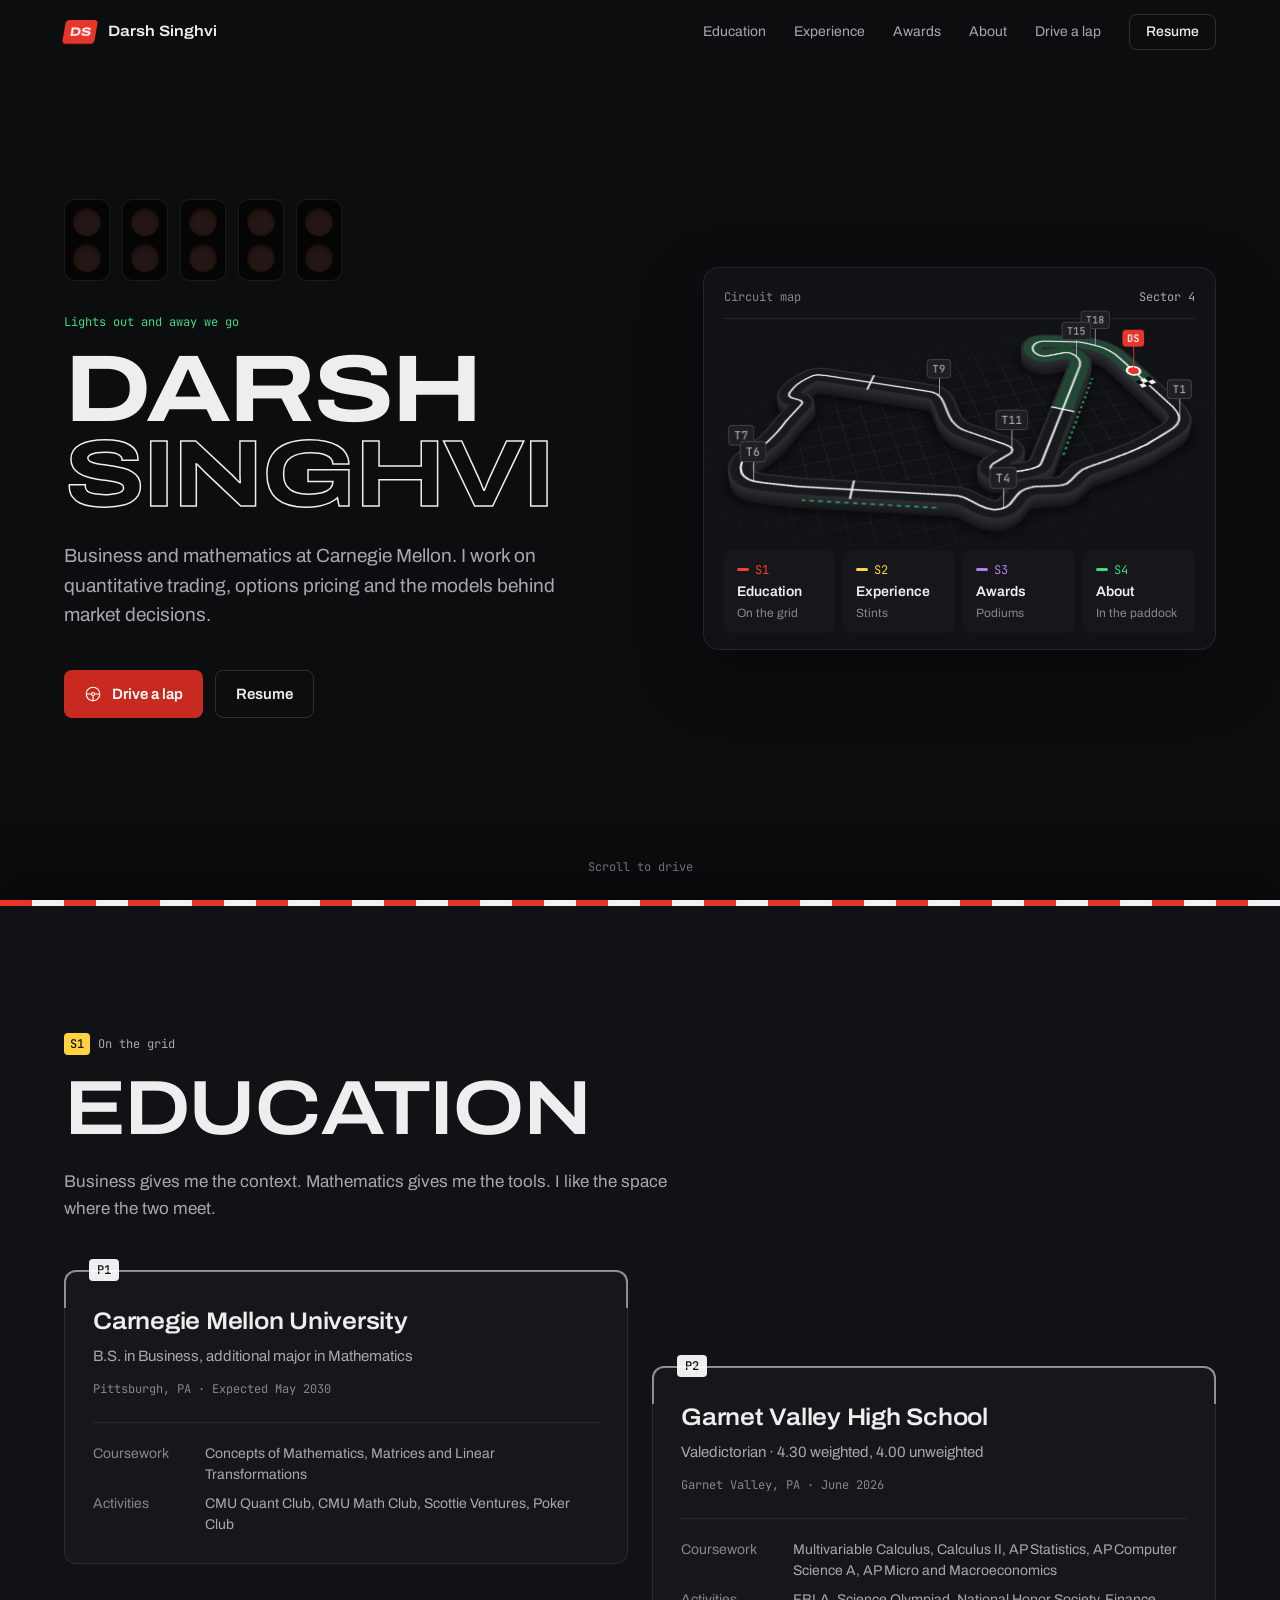
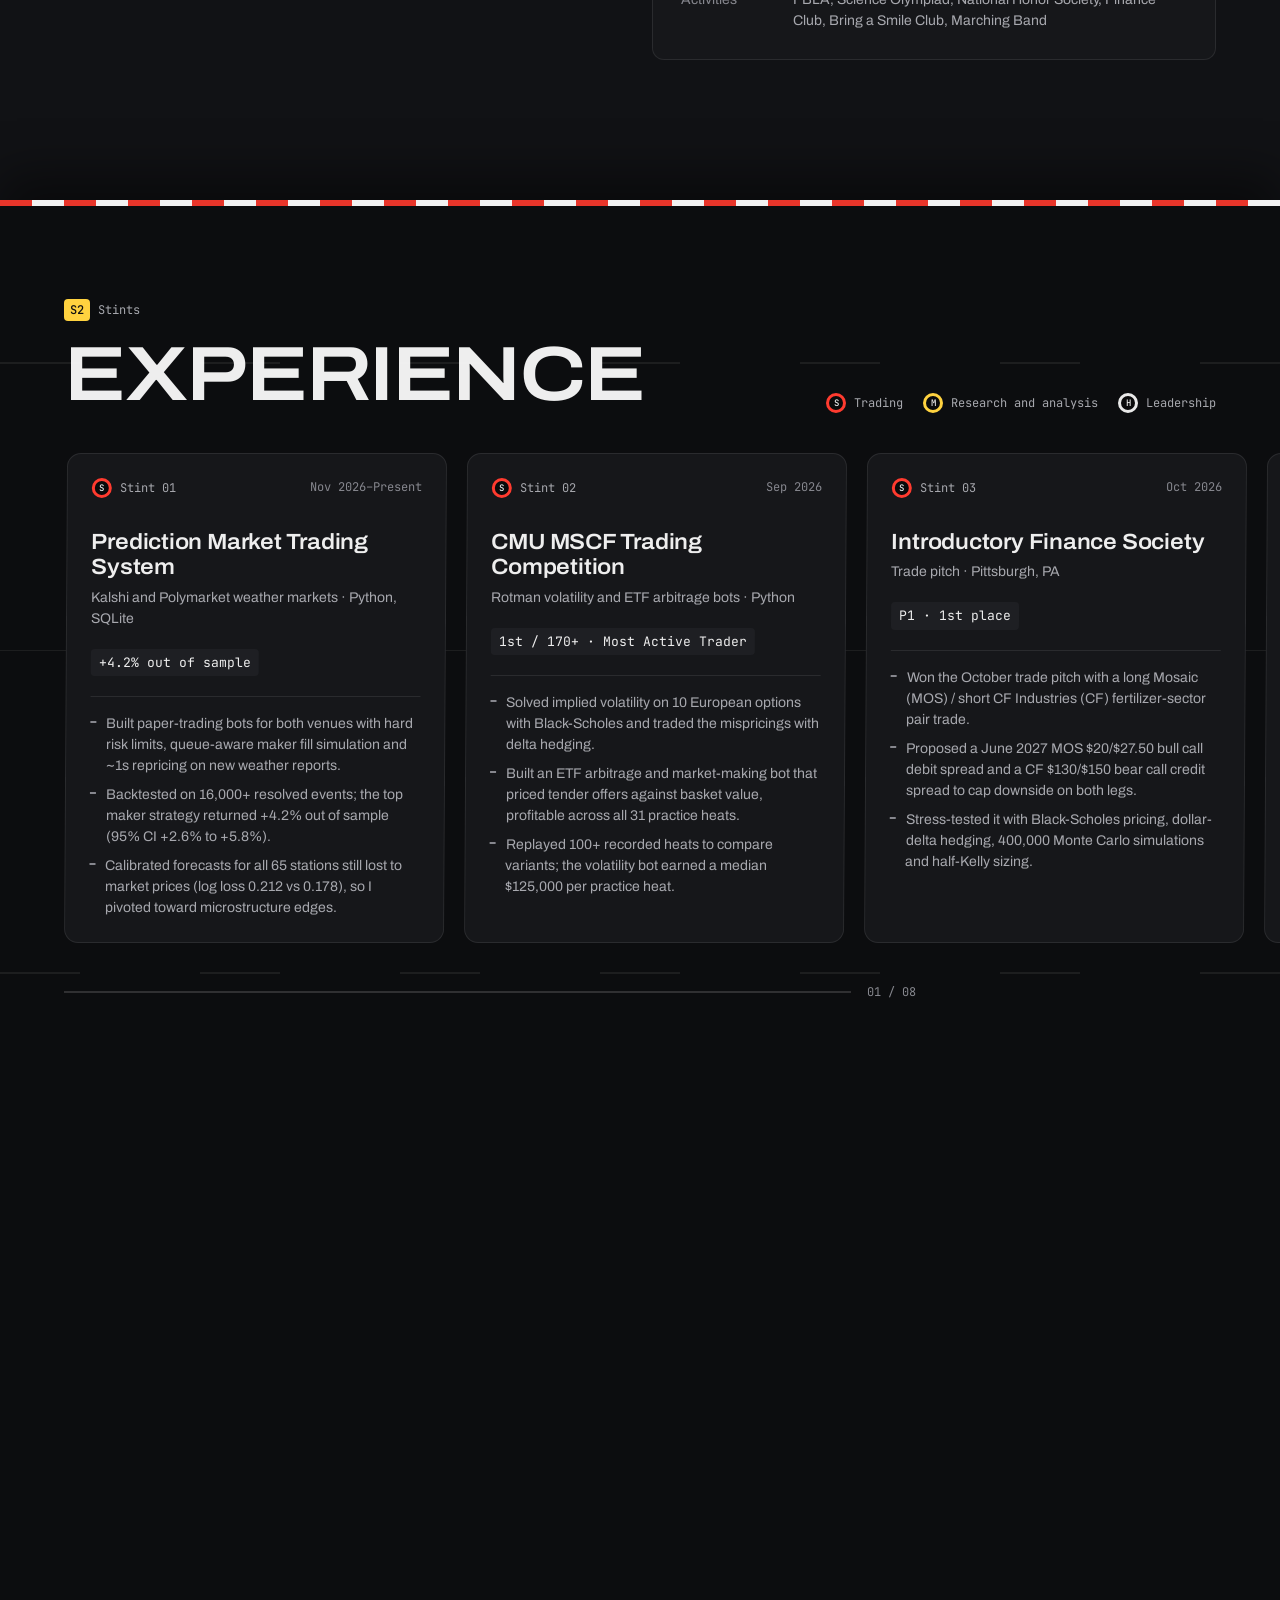
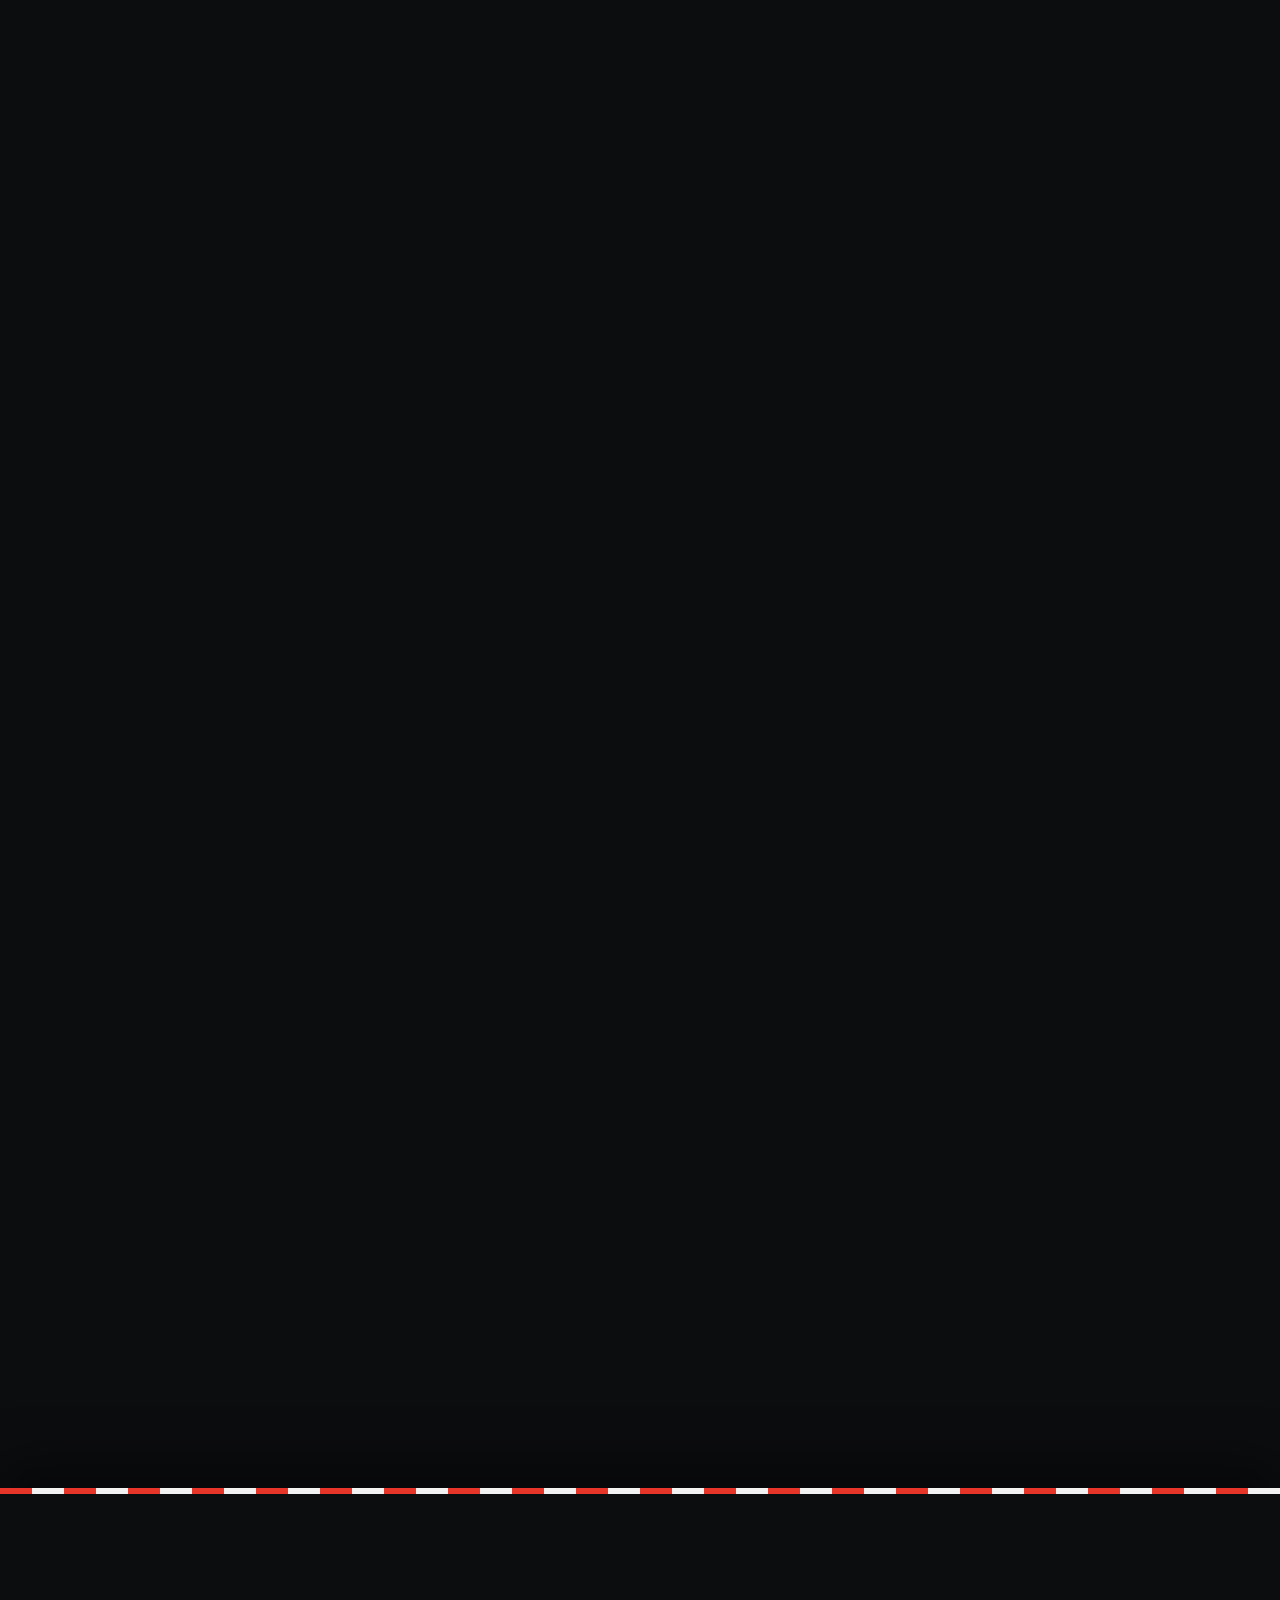
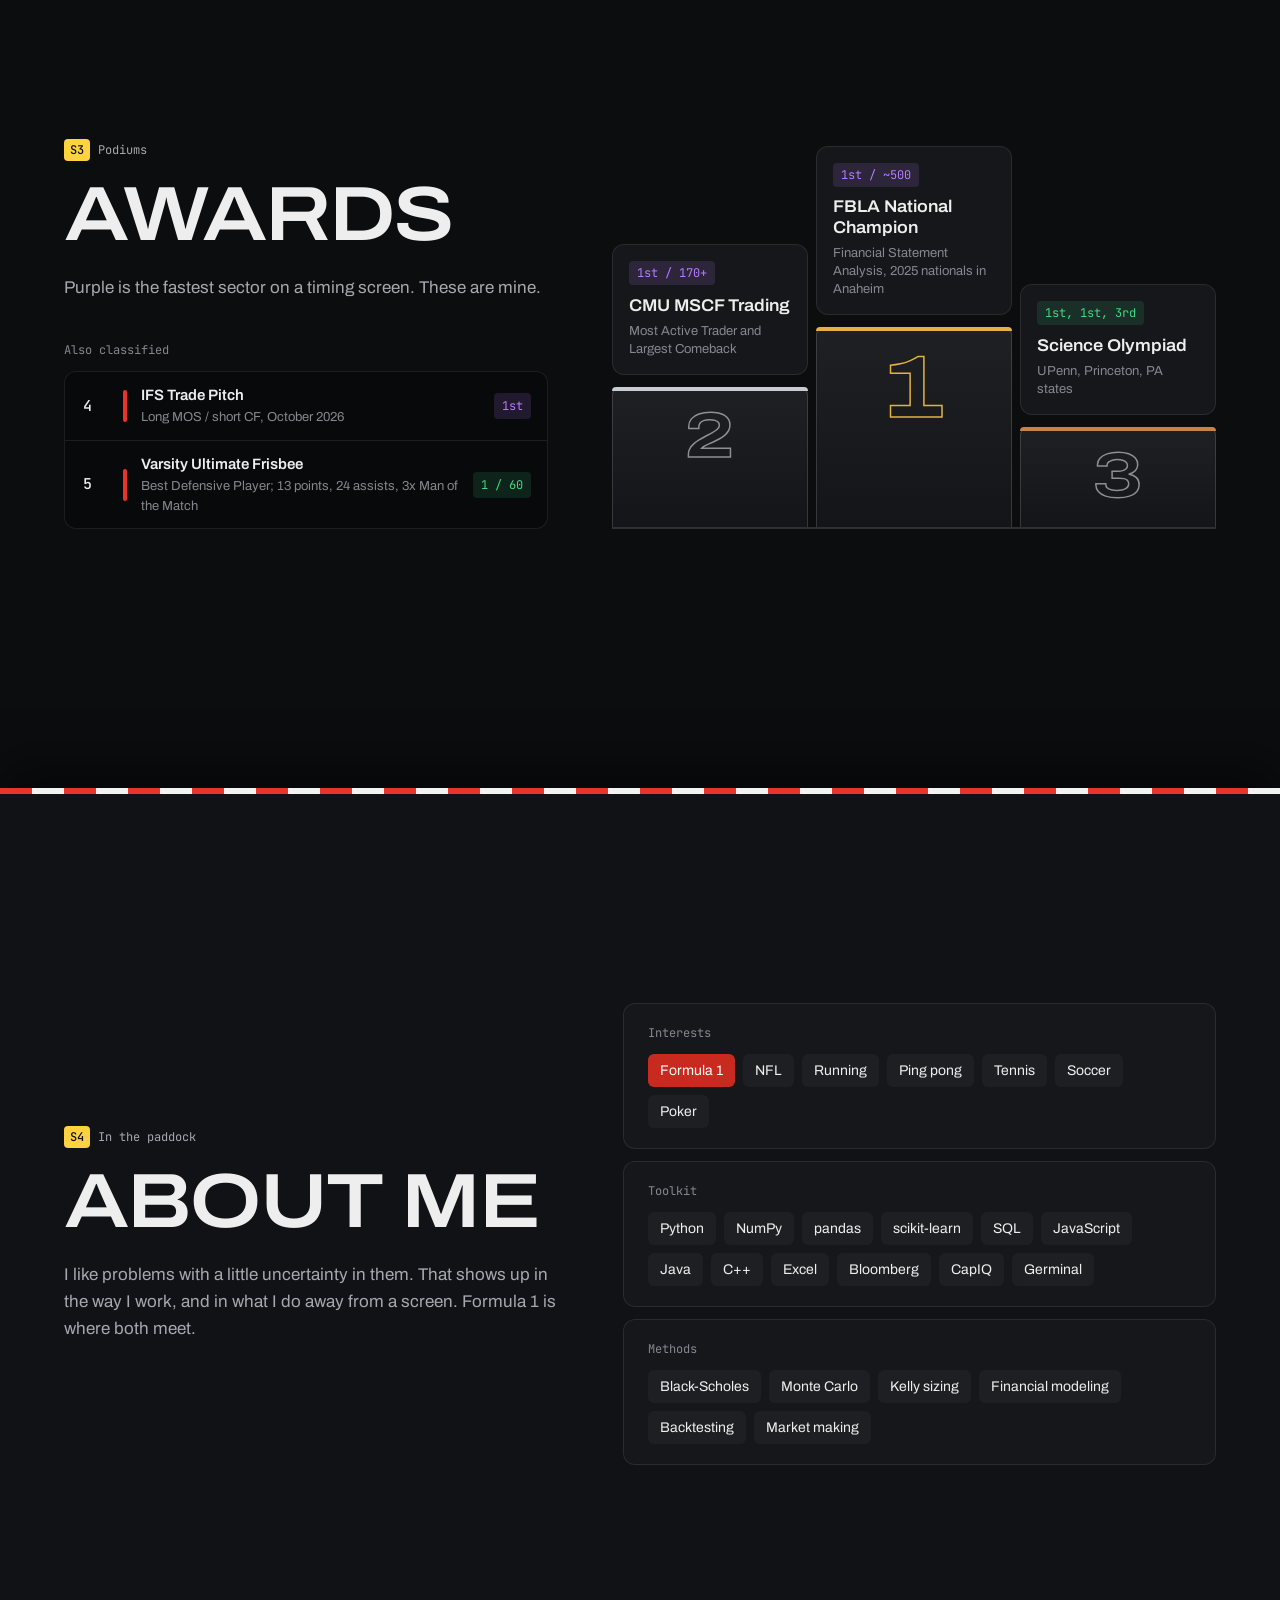
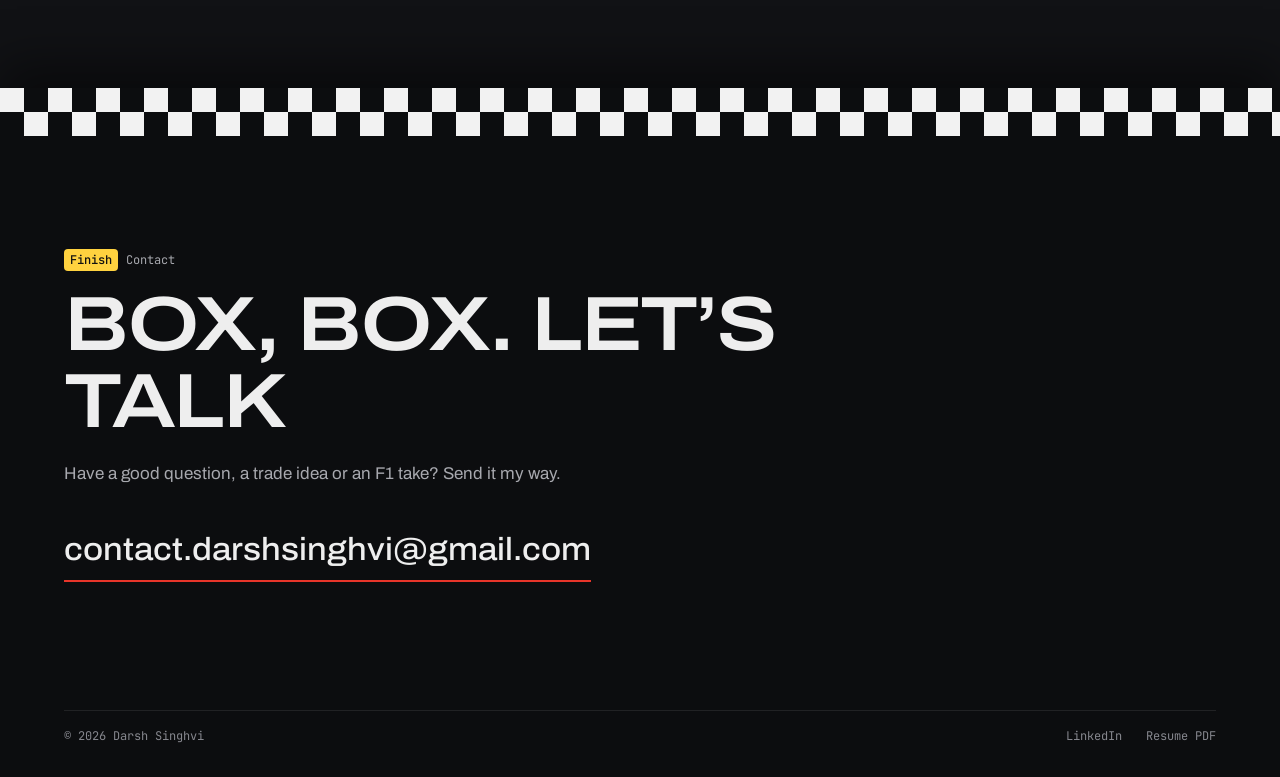
<file: index.html>
<!doctype html>
<html lang="en">
<head>
  <meta charset="utf-8">
  <meta name="viewport" content="width=device-width, initial-scale=1">
  <meta name="description" content="Darsh Singhvi studies business and mathematics at Carnegie Mellon University, with a focus on quantitative trading and markets.">
  <meta name="theme-color" content="#0c0d0f">
  <title>Darsh Singhvi</title>
  <link rel="icon" href="assets/favicon.svg" type="image/svg+xml">
  <link rel="preconnect" href="https://fonts.googleapis.com">
  <link rel="preconnect" href="https://fonts.gstatic.com" crossorigin>
  <link rel="stylesheet" href="https://fonts.googleapis.com/css2?family=Archivo:wdth,wght@62..125,400..700&family=JetBrains+Mono:wght@400;500&display=swap">
  <link rel="stylesheet" href="styles.css?v=race-9">
  <link rel="stylesheet" href="lap/intro.css?v=4">
  <script type="importmap">{ "imports": { "three": "https://cdn.jsdelivr.net/npm/three@0.160.0/build/three.module.js", "three/addons/": "https://cdn.jsdelivr.net/npm/three@0.160.0/examples/jsm/" } }</script>
  <script>
    // Play the intro lap on every load, unless the visitor arrives on a section link or prefers less motion
    (function () {
      var q = new URLSearchParams(location.search);
      // A link with ?lap opens straight into the lap; otherwise the site loads as normal
      if (q.has('lap')) { document.documentElement.classList.add('intro-on'); history.replaceState(null, '', location.pathname + location.hash); }
    })();
  </script>
  <script src="script.js?v=race-9" defer></script>
</head>
<body class="is-starting">
  <div class="intro" id="intro" data-phase="grid" role="region" aria-label="Intro lap of Silverstone">
    <canvas class="i-scene" aria-hidden="true"></canvas>
    <div class="i-top">
      <span class="i-mark"><b>DS</b><span>Darsh Singhvi</span></span>
      <button class="i-skip" type="button">Skip lap <kbd>Esc</kbd></button>
    </div>
    <article class="i-hero on">
      <p class="i-tag mono"><span>Silverstone · 1 lap</span><span class="i-lights" aria-hidden="true"><i></i><i></i><i></i><i></i><i></i></span></p>
      <h1>Darsh<br>Singhvi</h1>
      <p class="i-line">Business and mathematics at Carnegie Mellon. I work on quantitative trading, options pricing and the models behind market decisions.</p>
      <p class="i-hint mono">Five red lights, then one lap</p>
    </article>
    <div class="i-pops" aria-live="polite"></div>
    <div class="i-hud">
      <div class="i-row mono">
        <span class="i-sector"><b>S0</b> <span class="i-section">On the grid</span></span>
        <span class="i-corner"></span>
        <span class="i-speed"><b>0</b> km/h</span>
      </div>
      <div class="i-bar"><i></i><div class="i-marks"></div></div>
    </div>
    <aside class="i-mini" aria-hidden="true"><svg viewBox="0 0 100 100"><path class="i-mini-track"/><circle class="i-mini-car" r="3"/></svg></aside>
    <div class="i-loading mono">Warming up the tyres</div>
  </div>
  <a class="skip-link" href="#main">Skip to content</a>

  <header class="site-header">
    <a class="wordmark" href="#top" aria-label="Darsh Singhvi, home"><span class="wordmark-num">DS</span>Darsh Singhvi</a>
    <nav class="site-nav" id="site-nav" aria-label="Primary navigation">
      <a href="#education">Education</a><a href="#experience">Experience</a><a href="#awards">Awards</a><a href="#about">About</a><a href="?lap=1" class="nav-drive" data-drive>Drive a lap</a>
      <a class="nav-resume" href="assets/Darsh_Singhvi_Resume.pdf" target="_blank" rel="noreferrer">Resume</a>
    </nav>
    <button class="menu-button" type="button" aria-expanded="false" aria-controls="site-nav">Menu</button>
  </header>

  <!-- Lap minimap: the car drives one lap as you scroll the page -->
  <aside class="minimap" aria-hidden="true">
    <svg viewBox="20 30 450 245" class="minimap-svg">
      <path class="track-base" d="M449.0 146.2 L459.4 191.0 L460.0 199.1 L458.8 205.6 L456.7 210.1 L451.8 215.7 L445.8 219.6 L438.1 223.2 L425.0 228.6 L412.1 234.0 L397.5 238.2 L388.4 240.4 L366.0 244.7 L346.7 247.9 L339.3 249.8 L332.7 253.6 L323.6 260.4 L318.3 263.5 L314.1 264.0 L309.0 263.7 L287.6 258.8 L279.4 259.5 L273.7 261.5 L269.1 265.0 L259.6 274.0 L255.0 276.5 L249.3 277.5 L243.9 276.9 L237.5 273.1 L232.4 267.8 L226.6 260.4 L222.0 254.6 L217.0 250.8 L207.7 246.9 L187.5 239.5 L78.0 198.5 L47.2 184.3 L39.6 180.2 L35.4 176.6 L32.2 172.1 L30.3 167.3 L30.0 162.6 L30.4 157.3 L31.7 152.7 L34.2 148.4 L38.7 144.5 L40.4 143.2 L50.4 136.8 L59.3 129.9 L66.3 122.9 L70.6 118.2 L75.0 113.0 L82.0 103.8 L100.8 83.0 L101.7 81.1 L101.6 78.6 L100.1 76.3 L92.3 69.8 L91.0 67.3 L90.9 64.7 L91.5 62.4 L94.0 59.0 L96.9 55.2 L101.7 50.4 L107.0 46.7 L112.6 43.8 L119.0 41.1 L121.6 40.5 L124.4 40.6 L127.1 41.7 L133.3 44.5 L211.8 88.9 L229.2 98.9 L232.6 101.1 L236.1 105.1 L238.1 110.2 L238.9 114.5 L239.2 120.6 L239.0 137.7 L239.1 143.3 L239.7 149.1 L241.5 155.4 L243.8 161.1 L247.5 166.0 L280.0 196.8 L281.8 198.9 L283.6 201.5 L284.3 204.3 L283.8 206.5 L282.3 208.8 L280.4 210.2 L260.6 219.0 L257.9 221.2 L256.5 223.9 L256.7 226.8 L258.6 229.8 L261.4 231.4 L264.3 232.3 L271.4 233.8 L277.4 235.0 L283.2 235.7 L288.8 235.7 L294.6 235.4 L300.6 234.1 L303.1 232.6 L306.1 229.0 L392.9 102.2 L394.4 98.9 L395.9 94.4 L396.0 89.0 L394.6 83.7 L391.1 78.6 L388.4 76.9 L384.6 76.1 L365.7 76.4 L361.7 75.7 L358.2 73.4 L355.6 69.5 L354.3 65.1 L354.9 59.9 L356.8 56.0 L359.4 53.4 L362.4 51.3 L366.0 50.5 L369.9 50.6 L376.5 52.5 L407.3 62.9 L413.4 66.8 L418.6 70.7 L425.2 76.4 L429.6 81.2 L433.4 87.5 L436.1 93.0 L439.4 105.1 Z"/>
      <path class="track-done" d="M449.0 146.2 L459.4 191.0 L460.0 199.1 L458.8 205.6 L456.7 210.1 L451.8 215.7 L445.8 219.6 L438.1 223.2 L425.0 228.6 L412.1 234.0 L397.5 238.2 L388.4 240.4 L366.0 244.7 L346.7 247.9 L339.3 249.8 L332.7 253.6 L323.6 260.4 L318.3 263.5 L314.1 264.0 L309.0 263.7 L287.6 258.8 L279.4 259.5 L273.7 261.5 L269.1 265.0 L259.6 274.0 L255.0 276.5 L249.3 277.5 L243.9 276.9 L237.5 273.1 L232.4 267.8 L226.6 260.4 L222.0 254.6 L217.0 250.8 L207.7 246.9 L187.5 239.5 L78.0 198.5 L47.2 184.3 L39.6 180.2 L35.4 176.6 L32.2 172.1 L30.3 167.3 L30.0 162.6 L30.4 157.3 L31.7 152.7 L34.2 148.4 L38.7 144.5 L40.4 143.2 L50.4 136.8 L59.3 129.9 L66.3 122.9 L70.6 118.2 L75.0 113.0 L82.0 103.8 L100.8 83.0 L101.7 81.1 L101.6 78.6 L100.1 76.3 L92.3 69.8 L91.0 67.3 L90.9 64.7 L91.5 62.4 L94.0 59.0 L96.9 55.2 L101.7 50.4 L107.0 46.7 L112.6 43.8 L119.0 41.1 L121.6 40.5 L124.4 40.6 L127.1 41.7 L133.3 44.5 L211.8 88.9 L229.2 98.9 L232.6 101.1 L236.1 105.1 L238.1 110.2 L238.9 114.5 L239.2 120.6 L239.0 137.7 L239.1 143.3 L239.7 149.1 L241.5 155.4 L243.8 161.1 L247.5 166.0 L280.0 196.8 L281.8 198.9 L283.6 201.5 L284.3 204.3 L283.8 206.5 L282.3 208.8 L280.4 210.2 L260.6 219.0 L257.9 221.2 L256.5 223.9 L256.7 226.8 L258.6 229.8 L261.4 231.4 L264.3 232.3 L271.4 233.8 L277.4 235.0 L283.2 235.7 L288.8 235.7 L294.6 235.4 L300.6 234.1 L303.1 232.6 L306.1 229.0 L392.9 102.2 L394.4 98.9 L395.9 94.4 L396.0 89.0 L394.6 83.7 L391.1 78.6 L388.4 76.9 L384.6 76.1 L365.7 76.4 L361.7 75.7 L358.2 73.4 L355.6 69.5 L354.3 65.1 L354.9 59.9 L356.8 56.0 L359.4 53.4 L362.4 51.3 L366.0 50.5 L369.9 50.6 L376.5 52.5 L407.3 62.9 L413.4 66.8 L418.6 70.7 L425.2 76.4 L429.6 81.2 L433.4 87.5 L436.1 93.0 L439.4 105.1 Z"/>
      
      <circle class="track-car" r="10" cx="0" cy="0"/>
    </svg>
    <div class="minimap-info">
      <span class="minimap-sector">S0</span>
      <span class="minimap-label">Lights out</span>
    </div>
    <ol class="sector-bars"><li data-s="1"></li><li data-s="2"></li><li data-s="3"></li><li data-s="4"></li></ol>
  </aside>

  <main id="main">
    <!-- Hero: start lights -->
    <section class="hero" id="top" aria-labelledby="hero-title">
      <div class="hero-inner">
        <div class="hero-text">
          <div class="gantry" aria-hidden="true">
            <span class="pod"><i></i><i></i></span><span class="pod"><i></i><i></i></span><span class="pod"><i></i><i></i></span><span class="pod"><i></i><i></i></span><span class="pod"><i></i><i></i></span>
          </div>
          <p class="hero-tag mono"><span class="status-text">Lights out and away we go</span></p>
          <h1 id="hero-title"><span class="line">Darsh</span><span class="line">Singhvi</span></h1>
          <p class="hero-subtitle">Business and mathematics at Carnegie Mellon. I work on quantitative trading, options pricing and the models behind market decisions.</p>
          <div class="hero-links">
            <a class="button" href="?lap=1" data-drive><svg width="18" height="18" viewBox="0 0 24 24" fill="none" stroke="currentColor" stroke-width="1.5" stroke-linecap="round" stroke-linejoin="round" aria-hidden="true"><circle cx="12" cy="12" r="9"/><circle cx="12" cy="12" r="2"/><path d="M12 14v7M10 12H3.5M14 12h6.5"/></svg>Drive a lap
            <a class="button button-ghost" href="assets/Darsh_Singhvi_Resume.pdf" target="_blank" rel="noreferrer">Resume</a>
          </div>
        </div>

        <figure class="circuit" aria-label="Site map drawn as a circuit">
          <div class="circuit-head mono"><span class="circuit-name" title="5.891 km · 18 turns · home of the first ever F1 race, 1950">Circuit map</span><span class="circuit-lap">Lap 1 / 1</span></div>
          <div class="circuit-stage" aria-hidden="true"><div class="circuit-scene"><div class="c-ground"></div><div class="c-extrude"></div>
          <svg class="circuit-svg" viewBox="20 30 450 258" aria-hidden="true">
            <path class="c-edge" d="M449.0 146.2 L459.4 191.0 L460.0 199.1 L458.8 205.6 L456.7 210.1 L451.8 215.7 L445.8 219.6 L438.1 223.2 L425.0 228.6 L412.1 234.0 L397.5 238.2 L388.4 240.4 L366.0 244.7 L346.7 247.9 L339.3 249.8 L332.7 253.6 L323.6 260.4 L318.3 263.5 L314.1 264.0 L309.0 263.7 L287.6 258.8 L279.4 259.5 L273.7 261.5 L269.1 265.0 L259.6 274.0 L255.0 276.5 L249.3 277.5 L243.9 276.9 L237.5 273.1 L232.4 267.8 L226.6 260.4 L222.0 254.6 L217.0 250.8 L207.7 246.9 L187.5 239.5 L78.0 198.5 L47.2 184.3 L39.6 180.2 L35.4 176.6 L32.2 172.1 L30.3 167.3 L30.0 162.6 L30.4 157.3 L31.7 152.7 L34.2 148.4 L38.7 144.5 L40.4 143.2 L50.4 136.8 L59.3 129.9 L66.3 122.9 L70.6 118.2 L75.0 113.0 L82.0 103.8 L100.8 83.0 L101.7 81.1 L101.6 78.6 L100.1 76.3 L92.3 69.8 L91.0 67.3 L90.9 64.7 L91.5 62.4 L94.0 59.0 L96.9 55.2 L101.7 50.4 L107.0 46.7 L112.6 43.8 L119.0 41.1 L121.6 40.5 L124.4 40.6 L127.1 41.7 L133.3 44.5 L211.8 88.9 L229.2 98.9 L232.6 101.1 L236.1 105.1 L238.1 110.2 L238.9 114.5 L239.2 120.6 L239.0 137.7 L239.1 143.3 L239.7 149.1 L241.5 155.4 L243.8 161.1 L247.5 166.0 L280.0 196.8 L281.8 198.9 L283.6 201.5 L284.3 204.3 L283.8 206.5 L282.3 208.8 L280.4 210.2 L260.6 219.0 L257.9 221.2 L256.5 223.9 L256.7 226.8 L258.6 229.8 L261.4 231.4 L264.3 232.3 L271.4 233.8 L277.4 235.0 L283.2 235.7 L288.8 235.7 L294.6 235.4 L300.6 234.1 L303.1 232.6 L306.1 229.0 L392.9 102.2 L394.4 98.9 L395.9 94.4 L396.0 89.0 L394.6 83.7 L391.1 78.6 L388.4 76.9 L384.6 76.1 L365.7 76.4 L361.7 75.7 L358.2 73.4 L355.6 69.5 L354.3 65.1 L354.9 59.9 L356.8 56.0 L359.4 53.4 L362.4 51.3 L366.0 50.5 L369.9 50.6 L376.5 52.5 L407.3 62.9 L413.4 66.8 L418.6 70.7 L425.2 76.4 L429.6 81.2 L433.4 87.5 L436.1 93.0 L439.4 105.1 Z"/>
            <path class="c-asphalt" d="M449.0 146.2 L459.4 191.0 L460.0 199.1 L458.8 205.6 L456.7 210.1 L451.8 215.7 L445.8 219.6 L438.1 223.2 L425.0 228.6 L412.1 234.0 L397.5 238.2 L388.4 240.4 L366.0 244.7 L346.7 247.9 L339.3 249.8 L332.7 253.6 L323.6 260.4 L318.3 263.5 L314.1 264.0 L309.0 263.7 L287.6 258.8 L279.4 259.5 L273.7 261.5 L269.1 265.0 L259.6 274.0 L255.0 276.5 L249.3 277.5 L243.9 276.9 L237.5 273.1 L232.4 267.8 L226.6 260.4 L222.0 254.6 L217.0 250.8 L207.7 246.9 L187.5 239.5 L78.0 198.5 L47.2 184.3 L39.6 180.2 L35.4 176.6 L32.2 172.1 L30.3 167.3 L30.0 162.6 L30.4 157.3 L31.7 152.7 L34.2 148.4 L38.7 144.5 L40.4 143.2 L50.4 136.8 L59.3 129.9 L66.3 122.9 L70.6 118.2 L75.0 113.0 L82.0 103.8 L100.8 83.0 L101.7 81.1 L101.6 78.6 L100.1 76.3 L92.3 69.8 L91.0 67.3 L90.9 64.7 L91.5 62.4 L94.0 59.0 L96.9 55.2 L101.7 50.4 L107.0 46.7 L112.6 43.8 L119.0 41.1 L121.6 40.5 L124.4 40.6 L127.1 41.7 L133.3 44.5 L211.8 88.9 L229.2 98.9 L232.6 101.1 L236.1 105.1 L238.1 110.2 L238.9 114.5 L239.2 120.6 L239.0 137.7 L239.1 143.3 L239.7 149.1 L241.5 155.4 L243.8 161.1 L247.5 166.0 L280.0 196.8 L281.8 198.9 L283.6 201.5 L284.3 204.3 L283.8 206.5 L282.3 208.8 L280.4 210.2 L260.6 219.0 L257.9 221.2 L256.5 223.9 L256.7 226.8 L258.6 229.8 L261.4 231.4 L264.3 232.3 L271.4 233.8 L277.4 235.0 L283.2 235.7 L288.8 235.7 L294.6 235.4 L300.6 234.1 L303.1 232.6 L306.1 229.0 L392.9 102.2 L394.4 98.9 L395.9 94.4 L396.0 89.0 L394.6 83.7 L391.1 78.6 L388.4 76.9 L384.6 76.1 L365.7 76.4 L361.7 75.7 L358.2 73.4 L355.6 69.5 L354.3 65.1 L354.9 59.9 L356.8 56.0 L359.4 53.4 L362.4 51.3 L366.0 50.5 L369.9 50.6 L376.5 52.5 L407.3 62.9 L413.4 66.8 L418.6 70.7 L425.2 76.4 L429.6 81.2 L433.4 87.5 L436.1 93.0 L439.4 105.1 Z"/>
            <path class="c-sector" data-s="1" d="M449.0 146.2 L459.4 191.0 L460.0 199.1 L458.8 205.6 L456.7 210.1 L451.8 215.7 L445.8 219.6 L438.1 223.2 L425.0 228.6 L412.1 234.0 L397.5 238.2 L388.4 240.4 L366.0 244.7 L346.7 247.9 L339.3 249.8 L332.7 253.6 L323.6 260.4 L318.3 263.5 L314.1 264.0 L309.0 263.7 L287.6 258.8 L279.4 259.5 L273.7 261.5 L269.1 265.0 L259.6 274.0 L255.0 276.5 L249.3 277.5 L243.9 276.9 L237.5 273.1 L232.4 267.8 L226.6 260.4 L222.0 254.6 L217.0 250.8 L207.7 246.9 L187.5 239.5 L78.0 198.5 L47.2 184.3 L39.6 180.2 L35.4 176.6 L32.2 172.1 L30.3 167.3 L30.0 162.6 L30.4 157.3 L31.7 152.7 L34.2 148.4 L38.7 144.5 L40.4 143.2 L50.4 136.8 L59.3 129.9 L66.3 122.9 L70.6 118.2 L75.0 113.0 L82.0 103.8 L100.8 83.0 L101.7 81.1 L101.6 78.6 L100.1 76.3 L92.3 69.8 L91.0 67.3 L90.9 64.7 L91.5 62.4 L94.0 59.0 L96.9 55.2 L101.7 50.4 L107.0 46.7 L112.6 43.8 L119.0 41.1 L121.6 40.5 L124.4 40.6 L127.1 41.7 L133.3 44.5 L211.8 88.9 L229.2 98.9 L232.6 101.1 L236.1 105.1 L238.1 110.2 L238.9 114.5 L239.2 120.6 L239.0 137.7 L239.1 143.3 L239.7 149.1 L241.5 155.4 L243.8 161.1 L247.5 166.0 L280.0 196.8 L281.8 198.9 L283.6 201.5 L284.3 204.3 L283.8 206.5 L282.3 208.8 L280.4 210.2 L260.6 219.0 L257.9 221.2 L256.5 223.9 L256.7 226.8 L258.6 229.8 L261.4 231.4 L264.3 232.3 L271.4 233.8 L277.4 235.0 L283.2 235.7 L288.8 235.7 L294.6 235.4 L300.6 234.1 L303.1 232.6 L306.1 229.0 L392.9 102.2 L394.4 98.9 L395.9 94.4 L396.0 89.0 L394.6 83.7 L391.1 78.6 L388.4 76.9 L384.6 76.1 L365.7 76.4 L361.7 75.7 L358.2 73.4 L355.6 69.5 L354.3 65.1 L354.9 59.9 L356.8 56.0 L359.4 53.4 L362.4 51.3 L366.0 50.5 L369.9 50.6 L376.5 52.5 L407.3 62.9 L413.4 66.8 L418.6 70.7 L425.2 76.4 L429.6 81.2 L433.4 87.5 L436.1 93.0 L439.4 105.1 Z"/>
            <path class="c-sector" data-s="2" d="M449.0 146.2 L459.4 191.0 L460.0 199.1 L458.8 205.6 L456.7 210.1 L451.8 215.7 L445.8 219.6 L438.1 223.2 L425.0 228.6 L412.1 234.0 L397.5 238.2 L388.4 240.4 L366.0 244.7 L346.7 247.9 L339.3 249.8 L332.7 253.6 L323.6 260.4 L318.3 263.5 L314.1 264.0 L309.0 263.7 L287.6 258.8 L279.4 259.5 L273.7 261.5 L269.1 265.0 L259.6 274.0 L255.0 276.5 L249.3 277.5 L243.9 276.9 L237.5 273.1 L232.4 267.8 L226.6 260.4 L222.0 254.6 L217.0 250.8 L207.7 246.9 L187.5 239.5 L78.0 198.5 L47.2 184.3 L39.6 180.2 L35.4 176.6 L32.2 172.1 L30.3 167.3 L30.0 162.6 L30.4 157.3 L31.7 152.7 L34.2 148.4 L38.7 144.5 L40.4 143.2 L50.4 136.8 L59.3 129.9 L66.3 122.9 L70.6 118.2 L75.0 113.0 L82.0 103.8 L100.8 83.0 L101.7 81.1 L101.6 78.6 L100.1 76.3 L92.3 69.8 L91.0 67.3 L90.9 64.7 L91.5 62.4 L94.0 59.0 L96.9 55.2 L101.7 50.4 L107.0 46.7 L112.6 43.8 L119.0 41.1 L121.6 40.5 L124.4 40.6 L127.1 41.7 L133.3 44.5 L211.8 88.9 L229.2 98.9 L232.6 101.1 L236.1 105.1 L238.1 110.2 L238.9 114.5 L239.2 120.6 L239.0 137.7 L239.1 143.3 L239.7 149.1 L241.5 155.4 L243.8 161.1 L247.5 166.0 L280.0 196.8 L281.8 198.9 L283.6 201.5 L284.3 204.3 L283.8 206.5 L282.3 208.8 L280.4 210.2 L260.6 219.0 L257.9 221.2 L256.5 223.9 L256.7 226.8 L258.6 229.8 L261.4 231.4 L264.3 232.3 L271.4 233.8 L277.4 235.0 L283.2 235.7 L288.8 235.7 L294.6 235.4 L300.6 234.1 L303.1 232.6 L306.1 229.0 L392.9 102.2 L394.4 98.9 L395.9 94.4 L396.0 89.0 L394.6 83.7 L391.1 78.6 L388.4 76.9 L384.6 76.1 L365.7 76.4 L361.7 75.7 L358.2 73.4 L355.6 69.5 L354.3 65.1 L354.9 59.9 L356.8 56.0 L359.4 53.4 L362.4 51.3 L366.0 50.5 L369.9 50.6 L376.5 52.5 L407.3 62.9 L413.4 66.8 L418.6 70.7 L425.2 76.4 L429.6 81.2 L433.4 87.5 L436.1 93.0 L439.4 105.1 Z"/>
            <path class="c-sector" data-s="3" d="M449.0 146.2 L459.4 191.0 L460.0 199.1 L458.8 205.6 L456.7 210.1 L451.8 215.7 L445.8 219.6 L438.1 223.2 L425.0 228.6 L412.1 234.0 L397.5 238.2 L388.4 240.4 L366.0 244.7 L346.7 247.9 L339.3 249.8 L332.7 253.6 L323.6 260.4 L318.3 263.5 L314.1 264.0 L309.0 263.7 L287.6 258.8 L279.4 259.5 L273.7 261.5 L269.1 265.0 L259.6 274.0 L255.0 276.5 L249.3 277.5 L243.9 276.9 L237.5 273.1 L232.4 267.8 L226.6 260.4 L222.0 254.6 L217.0 250.8 L207.7 246.9 L187.5 239.5 L78.0 198.5 L47.2 184.3 L39.6 180.2 L35.4 176.6 L32.2 172.1 L30.3 167.3 L30.0 162.6 L30.4 157.3 L31.7 152.7 L34.2 148.4 L38.7 144.5 L40.4 143.2 L50.4 136.8 L59.3 129.9 L66.3 122.9 L70.6 118.2 L75.0 113.0 L82.0 103.8 L100.8 83.0 L101.7 81.1 L101.6 78.6 L100.1 76.3 L92.3 69.8 L91.0 67.3 L90.9 64.7 L91.5 62.4 L94.0 59.0 L96.9 55.2 L101.7 50.4 L107.0 46.7 L112.6 43.8 L119.0 41.1 L121.6 40.5 L124.4 40.6 L127.1 41.7 L133.3 44.5 L211.8 88.9 L229.2 98.9 L232.6 101.1 L236.1 105.1 L238.1 110.2 L238.9 114.5 L239.2 120.6 L239.0 137.7 L239.1 143.3 L239.7 149.1 L241.5 155.4 L243.8 161.1 L247.5 166.0 L280.0 196.8 L281.8 198.9 L283.6 201.5 L284.3 204.3 L283.8 206.5 L282.3 208.8 L280.4 210.2 L260.6 219.0 L257.9 221.2 L256.5 223.9 L256.7 226.8 L258.6 229.8 L261.4 231.4 L264.3 232.3 L271.4 233.8 L277.4 235.0 L283.2 235.7 L288.8 235.7 L294.6 235.4 L300.6 234.1 L303.1 232.6 L306.1 229.0 L392.9 102.2 L394.4 98.9 L395.9 94.4 L396.0 89.0 L394.6 83.7 L391.1 78.6 L388.4 76.9 L384.6 76.1 L365.7 76.4 L361.7 75.7 L358.2 73.4 L355.6 69.5 L354.3 65.1 L354.9 59.9 L356.8 56.0 L359.4 53.4 L362.4 51.3 L366.0 50.5 L369.9 50.6 L376.5 52.5 L407.3 62.9 L413.4 66.8 L418.6 70.7 L425.2 76.4 L429.6 81.2 L433.4 87.5 L436.1 93.0 L439.4 105.1 Z"/>
            <path class="c-sector" data-s="4" d="M449.0 146.2 L459.4 191.0 L460.0 199.1 L458.8 205.6 L456.7 210.1 L451.8 215.7 L445.8 219.6 L438.1 223.2 L425.0 228.6 L412.1 234.0 L397.5 238.2 L388.4 240.4 L366.0 244.7 L346.7 247.9 L339.3 249.8 L332.7 253.6 L323.6 260.4 L318.3 263.5 L314.1 264.0 L309.0 263.7 L287.6 258.8 L279.4 259.5 L273.7 261.5 L269.1 265.0 L259.6 274.0 L255.0 276.5 L249.3 277.5 L243.9 276.9 L237.5 273.1 L232.4 267.8 L226.6 260.4 L222.0 254.6 L217.0 250.8 L207.7 246.9 L187.5 239.5 L78.0 198.5 L47.2 184.3 L39.6 180.2 L35.4 176.6 L32.2 172.1 L30.3 167.3 L30.0 162.6 L30.4 157.3 L31.7 152.7 L34.2 148.4 L38.7 144.5 L40.4 143.2 L50.4 136.8 L59.3 129.9 L66.3 122.9 L70.6 118.2 L75.0 113.0 L82.0 103.8 L100.8 83.0 L101.7 81.1 L101.6 78.6 L100.1 76.3 L92.3 69.8 L91.0 67.3 L90.9 64.7 L91.5 62.4 L94.0 59.0 L96.9 55.2 L101.7 50.4 L107.0 46.7 L112.6 43.8 L119.0 41.1 L121.6 40.5 L124.4 40.6 L127.1 41.7 L133.3 44.5 L211.8 88.9 L229.2 98.9 L232.6 101.1 L236.1 105.1 L238.1 110.2 L238.9 114.5 L239.2 120.6 L239.0 137.7 L239.1 143.3 L239.7 149.1 L241.5 155.4 L243.8 161.1 L247.5 166.0 L280.0 196.8 L281.8 198.9 L283.6 201.5 L284.3 204.3 L283.8 206.5 L282.3 208.8 L280.4 210.2 L260.6 219.0 L257.9 221.2 L256.5 223.9 L256.7 226.8 L258.6 229.8 L261.4 231.4 L264.3 232.3 L271.4 233.8 L277.4 235.0 L283.2 235.7 L288.8 235.7 L294.6 235.4 L300.6 234.1 L303.1 232.6 L306.1 229.0 L392.9 102.2 L394.4 98.9 L395.9 94.4 L396.0 89.0 L394.6 83.7 L391.1 78.6 L388.4 76.9 L384.6 76.1 L365.7 76.4 L361.7 75.7 L358.2 73.4 L355.6 69.5 L354.3 65.1 L354.9 59.9 L356.8 56.0 L359.4 53.4 L362.4 51.3 L366.0 50.5 L369.9 50.6 L376.5 52.5 L407.3 62.9 L413.4 66.8 L418.6 70.7 L425.2 76.4 L429.6 81.2 L433.4 87.5 L436.1 93.0 L439.4 105.1 Z"/>
            <path class="c-line" d="M449.0 146.2 L459.4 191.0 L460.0 199.1 L458.8 205.6 L456.7 210.1 L451.8 215.7 L445.8 219.6 L438.1 223.2 L425.0 228.6 L412.1 234.0 L397.5 238.2 L388.4 240.4 L366.0 244.7 L346.7 247.9 L339.3 249.8 L332.7 253.6 L323.6 260.4 L318.3 263.5 L314.1 264.0 L309.0 263.7 L287.6 258.8 L279.4 259.5 L273.7 261.5 L269.1 265.0 L259.6 274.0 L255.0 276.5 L249.3 277.5 L243.9 276.9 L237.5 273.1 L232.4 267.8 L226.6 260.4 L222.0 254.6 L217.0 250.8 L207.7 246.9 L187.5 239.5 L78.0 198.5 L47.2 184.3 L39.6 180.2 L35.4 176.6 L32.2 172.1 L30.3 167.3 L30.0 162.6 L30.4 157.3 L31.7 152.7 L34.2 148.4 L38.7 144.5 L40.4 143.2 L50.4 136.8 L59.3 129.9 L66.3 122.9 L70.6 118.2 L75.0 113.0 L82.0 103.8 L100.8 83.0 L101.7 81.1 L101.6 78.6 L100.1 76.3 L92.3 69.8 L91.0 67.3 L90.9 64.7 L91.5 62.4 L94.0 59.0 L96.9 55.2 L101.7 50.4 L107.0 46.7 L112.6 43.8 L119.0 41.1 L121.6 40.5 L124.4 40.6 L127.1 41.7 L133.3 44.5 L211.8 88.9 L229.2 98.9 L232.6 101.1 L236.1 105.1 L238.1 110.2 L238.9 114.5 L239.2 120.6 L239.0 137.7 L239.1 143.3 L239.7 149.1 L241.5 155.4 L243.8 161.1 L247.5 166.0 L280.0 196.8 L281.8 198.9 L283.6 201.5 L284.3 204.3 L283.8 206.5 L282.3 208.8 L280.4 210.2 L260.6 219.0 L257.9 221.2 L256.5 223.9 L256.7 226.8 L258.6 229.8 L261.4 231.4 L264.3 232.3 L271.4 233.8 L277.4 235.0 L283.2 235.7 L288.8 235.7 L294.6 235.4 L300.6 234.1 L303.1 232.6 L306.1 229.0 L392.9 102.2 L394.4 98.9 L395.9 94.4 L396.0 89.0 L394.6 83.7 L391.1 78.6 L388.4 76.9 L384.6 76.1 L365.7 76.4 L361.7 75.7 L358.2 73.4 L355.6 69.5 L354.3 65.1 L354.9 59.9 L356.8 56.0 L359.4 53.4 L362.4 51.3 L366.0 50.5 L369.9 50.6 L376.5 52.5 L407.3 62.9 L413.4 66.8 L418.6 70.7 L425.2 76.4 L429.6 81.2 L433.4 87.5 L436.1 93.0 L439.4 105.1 Z"/>
            <g class="c-ticks"></g>
            <g class="c-finish"><rect width="6" height="6"/><rect x="6" y="6" width="6" height="6"/><rect y="12" width="6" height="6"/><rect x="6" width="6" height="6" class="w"/><rect y="6" width="6" height="6" class="w"/><rect x="6" y="12" width="6" height="6" class="w"/></g>
            <g class="c-drs"></g>
            <circle class="c-car" r="7" cx="0" cy="0"/>
          </svg>
          <div class="c-pins"></div></div></div>
          <ol class="circuit-legend">
            <li><a href="#education" data-s="1"><span class="mono">S1</span>Education<small>On the grid</small></a></li>
            <li><a href="#experience" data-s="2"><span class="mono">S2</span>Experience<small>Stints</small></a></li>
            <li><a href="#awards" data-s="3"><span class="mono">S3</span>Awards<small>Podiums</small></a></li>
            <li><a href="#about" data-s="4"><span class="mono">S4</span>About<small>In the paddock</small></a></li>
          </ol>
        </figure>
      </div>
      <p class="scroll-hint mono" aria-hidden="true">Scroll to drive</p>
    </section>

    <!-- S1: Education -->
    <section class="panel panel-grid" id="education" data-sector="1" data-label="Education" aria-labelledby="education-title">
      <div class="panel-inner">
        <header class="panel-head">
          <p class="mono sector-tag"><b>S1</b> On the grid</p>
          <h2 id="education-title">Education</h2>
          <p>Business gives me the context. Mathematics gives me the tools. I like the space where the two meet.</p>
        </header>
        <div class="grid-slots">
          <article class="slot slot-p1">
            <span class="slot-pos mono">P1</span>
            <h3>Carnegie Mellon University</h3>
            <p class="slot-sub">B.S. in Business, additional major in Mathematics</p>
            <p class="slot-meta mono">Pittsburgh, PA · Expected May 2030</p>
            <dl><dt>Coursework</dt><dd>Concepts of Mathematics, Matrices and Linear Transformations</dd><dt>Activities</dt><dd>CMU Quant Club, CMU Math Club, Scottie Ventures, Poker Club</dd></dl>
          </article>
          <article class="slot slot-p2">
            <span class="slot-pos mono">P2</span>
            <h3>Garnet Valley High School</h3>
            <p class="slot-sub">Valedictorian · 4.30 weighted, 4.00 unweighted</p>
            <p class="slot-meta mono">Garnet Valley, PA · June 2026</p>
            <dl><dt>Coursework</dt><dd>Multivariable Calculus, Calculus II, AP Statistics, AP Computer Science A, AP Micro and Macroeconomics</dd><dt>Activities</dt><dd>FBLA, Science Olympiad, National Honor Society, Finance Club, Bring a Smile Club, Marching Band</dd></dl>
          </article>
        </div>
      </div>
    </section>

    <!-- S2: Experience, a pinned horizontal straight -->
    <section class="straight" id="experience" data-sector="2" data-label="Experience" aria-labelledby="experience-title">
      <div class="straight-sticky">
        <div class="streaks" aria-hidden="true"><span></span><span></span><span></span></div>
        <header class="panel-head straight-head">
          <p class="mono sector-tag"><b>S2</b> Stints</p>
          <h2 id="experience-title">Experience</h2>
          <div class="compounds mono" aria-label="Tyre key">
            <span><i class="tyre tyre-s">S</i>Trading</span>
            <span><i class="tyre tyre-m">M</i>Research and analysis</span>
            <span><i class="tyre tyre-h">H</i>Leadership</span>
          </div>
        </header>
        <div class="straight-track">
          <div class="stints">
            <article class="stint">
              <div class="stint-top mono"><span><i class="tyre tyre-s">S</i>Stint 01</span><span>Nov 2026–Present</span></div>
              <h3>Prediction Market Trading System</h3>
              <p class="stint-role">Kalshi and Polymarket weather markets · Python, SQLite</p>
              <p class="stint-result mono">+4.2% out of sample</p>
              <ul><li>Built paper-trading bots for both venues with hard risk limits, queue-aware maker fill simulation and ~1s repricing on new weather reports.</li><li>Backtested on 16,000+ resolved events; the top maker strategy returned +4.2% out of sample (95% CI +2.6% to +5.8%).</li><li>Calibrated forecasts for all 65 stations still lost to market prices (log loss 0.212 vs 0.178), so I pivoted toward microstructure edges.</li></ul>
            </article>
            <article class="stint">
              <div class="stint-top mono"><span><i class="tyre tyre-s">S</i>Stint 02</span><span>Sep 2026</span></div>
              <h3>CMU MSCF Trading Competition</h3>
              <p class="stint-role">Rotman volatility and ETF arbitrage bots · Python</p>
              <p class="stint-result mono">1st / 170+ · Most Active Trader</p>
              <ul><li>Solved implied volatility on 10 European options with Black-Scholes and traded the mispricings with delta hedging.</li><li>Built an ETF arbitrage and market-making bot that priced tender offers against basket value, profitable across all 31 practice heats.</li><li>Replayed 100+ recorded heats to compare variants; the volatility bot earned a median $125,000 per practice heat.</li></ul>
            </article>
            <article class="stint">
              <div class="stint-top mono"><span><i class="tyre tyre-s">S</i>Stint 03</span><span>Oct 2026</span></div>
              <h3>Introductory Finance Society</h3>
              <p class="stint-role">Trade pitch · Pittsburgh, PA</p>
              <p class="stint-result mono">P1 · 1st place</p>
              <ul><li>Won the October trade pitch with a long Mosaic (MOS) / short CF Industries (CF) fertilizer-sector pair trade.</li><li>Proposed a June 2027 MOS $20/$27.50 bull call debit spread and a CF $130/$150 bear call credit spread to cap downside on both legs.</li><li>Stress-tested it with Black-Scholes pricing, dollar-delta hedging, 400,000 Monte Carlo simulations and half-Kelly sizing.</li></ul>
            </article>
            <article class="stint">
              <div class="stint-top mono"><span><i class="tyre tyre-s">S</i>Stint 04</span><span>2026</span></div>
              <h3>Susquehanna International Group</h3>
              <p class="stint-role">Quantitative Trading Discovery Program · Bala Cynwyd, PA</p>
              <p class="stint-result mono">Selected · first-year cohort</p>
              <ul><li>Trading, probability, quantitative analysis and market structure at a leading global market maker.</li><li>Applied expected value and decision frameworks to probability problem sets modeled on market makers’ daily trade-offs.</li><li>Studied execution, pricing and market structure across 3 market-making themes in workshops alongside SIG traders.</li></ul>
            </article>
            <article class="stint">
              <div class="stint-top mono"><span><i class="tyre tyre-m">M</i>Stint 05</span><span>2024–2025</span></div>
              <h3>AI and ML Research</h3>
              <p class="stint-role">Lead researcher, three-person team · Northeastern University</p>
              <p class="stint-result mono">5 models benchmarked</p>
              <ul><li>Benchmarked FinBERT, FinGPT, GPT, RoBERTa and LLaMA on financial text and its sentiment labels, advised by a Northeastern professor.</li><li>Designed a workflow comparing model outputs across market data, financial text and predictions to locate each model’s edge.</li><li>Directed the team, prepared an MSAST 2025 submission and wrote the final report for faculty review.</li></ul>
            </article>
            <article class="stint">
              <div class="stint-top mono"><span><i class="tyre tyre-m">M</i>Stint 06</span><span>2024–2025</span></div>
              <h3>Baymont by Wyndham</h3>
              <p class="stint-role">Finance and operations intern · Milesburg, PA</p>
              <p class="stint-result mono">+9.3% room revenue</p>
              <ul><li>Built dynamic pricing models from seasonal demand, competitor rate positioning and booking patterns.</li><li>Guided room-level pricing across all room types, contributing to a 9.3% increase in total room revenue.</li><li>Prepared ROI analyses supporting $520,000 in renovation and investment decisions.</li></ul>
            </article>
            <article class="stint">
              <div class="stint-top mono"><span><i class="tyre tyre-h">H</i>Stint 07</span><span>2022–Present</span></div>
              <h3>Future Business Leaders of America</h3>
              <p class="stint-role">Region president · Anaheim, CA</p>
              <p class="stint-result mono">15+ schools · 1,000+ members</p>
              <ul><li>Direct a region of 15+ schools and 1,000+ members across programming, competitive events and chapter support.</li><li>Organized a regional conference for 700+ attendees: schedule, competition logistics and volunteers.</li><li>Raised $2,000+ in sponsorships from local businesses for programming, materials and awards.</li></ul>
            </article>
            <article class="stint">
              <div class="stint-top mono"><span><i class="tyre tyre-h">H</i>Stint 08</span><span>2023–Present</span></div>
              <h3>Catalyst Business Advising Service</h3>
              <p class="stint-role">Founder and president · Philadelphia, PA</p>
              <p class="stint-result mono">15+ businesses · 4 countries</p>
              <ul><li>Founded and manage a 40+ member team providing pro bono financial modeling and pitch-deck consulting to early-stage founders.</li><li>Supported 15+ businesses across 4 countries with market research, financial analysis and strategic recommendations.</li><li>Recruit and train student consultants in modeling and pitch-deck design, then match them to new clients.</li></ul>
            </article>
          </div>
        </div>
        <div class="straight-progress mono" aria-hidden="true"><span class="sp-bar"><i></i></span><span class="sp-count">01 / 08</span></div>
      </div>
    </section>

    <!-- S3: Awards on the podium -->
    <section class="panel panel-podium" id="awards" data-sector="3" data-label="Awards" aria-labelledby="awards-title">
      <div class="panel-inner podium-layout">
        <div class="podium-side">
          <header class="panel-head">
            <p class="mono sector-tag"><b>S3</b> Podiums</p>
            <h2 id="awards-title">Awards</h2>
            <p>Purple is the fastest sector on a timing screen. These are mine.</p>
          </header>
          <p class="mono classified-title">Also classified</p>
          <ol class="tower">
            <li><span class="t-pos mono">4</span><span class="t-bar"></span><span class="t-name"><b>IFS Trade Pitch</b><small>Long MOS / short CF, October 2026</small></span><span class="t-gap mono purple">1st</span></li>
            <li><span class="t-pos mono">5</span><span class="t-bar"></span><span class="t-name"><b>Varsity Ultimate Frisbee</b><small>Best Defensive Player; 13 points, 24 assists, 3x Man of the Match</small></span><span class="t-gap mono green">1 / 60</span></li>
          </ol>
        </div>
        <div class="podium" role="list">
          <div class="step step-2" role="listitem">
            <div class="step-card"><span class="t-gap mono purple">1st / 170+</span><h3>CMU MSCF Trading</h3><p>Most Active Trader and Largest Comeback</p></div>
            <div class="step-block"><span>2</span></div>
          </div>
          <div class="step step-1" role="listitem">
            <div class="step-card"><span class="t-gap mono purple">1st / ~500</span><h3>FBLA National Champion</h3><p>Financial Statement Analysis, 2025 nationals in Anaheim</p></div>
            <div class="step-block"><span>1</span></div>
          </div>
          <div class="step step-3" role="listitem">
            <div class="step-card"><span class="t-gap mono green">1st, 1st, 3rd</span><h3>Science Olympiad</h3><p>UPenn, Princeton, PA states</p></div>
            <div class="step-block"><span>3</span></div>
          </div>
        </div>
      </div>
    </section>

    <!-- S4: About -->
    <section class="panel panel-paddock" id="about" data-sector="4" data-label="About" aria-labelledby="about-title">
      <div class="panel-inner paddock-layout">
        <header class="panel-head">
          <p class="mono sector-tag"><b>S4</b> In the paddock</p>
          <h2 id="about-title">About me</h2>
          <p>I like problems with a little uncertainty in them. That shows up in the way I work, and in what I do away from a screen. Formula 1 is where both meet.</p>
        </header>
        <div class="setup">
          <div class="setup-block">
            <p class="mono setup-title">Interests</p>
            <ul class="chips"><li class="chip-hot">Formula 1</li><li>NFL</li><li>Running</li><li>Ping pong</li><li>Tennis</li><li>Soccer</li><li>Poker</li></ul>
          </div>
          <div class="setup-block">
            <p class="mono setup-title">Toolkit</p>
            <ul class="chips"><li>Python</li><li>NumPy</li><li>pandas</li><li>scikit-learn</li><li>SQL</li><li>JavaScript</li><li>Java</li><li>C++</li><li>Excel</li><li>Bloomberg</li><li>CapIQ</li><li>Germinal</li></ul>
          </div>
          <div class="setup-block">
            <p class="mono setup-title">Methods</p>
            <ul class="chips"><li>Black-Scholes</li><li>Monte Carlo</li><li>Kelly sizing</li><li>Financial modeling</li><li>Backtesting</li><li>Market making</li></ul>
          </div>
        </div>
      </div>
    </section>

    <!-- Finish -->
    <section class="finish" id="contact" aria-labelledby="contact-title">
      <div class="chequer" aria-hidden="true"></div>
      <div class="finish-inner">
        <p class="mono sector-tag"><b>Finish</b> Contact</p>
        <h2 id="contact-title">Box, box. Let’s talk</h2>
        <p class="finish-sub">Have a good question, a trade idea or an F1 take? Send it my way.</p>
        <a class="finish-email" href="mailto:contact.darshsinghvi@gmail.com">contact.darshsinghvi@gmail.com</a>
        <div class="finish-footer mono"><span>© <span id="year"></span> Darsh Singhvi</span><a href="https://www.linkedin.com/in/darshsinghvi" target="_blank" rel="noreferrer">LinkedIn</a><a href="assets/Darsh_Singhvi_Resume.pdf" target="_blank" rel="noreferrer">Resume PDF</a></div>
      </div>
    </section>
  </main>
</body>
</html>
</file>
<file: styles.css>
:root {
  --bg: #0c0d0f;
  --bg-2: #111215;
  --card: #16171a;
  --raised: #1e1f23;
  --line: rgba(237, 237, 237, .09);
  --line-2: rgba(237, 237, 237, .16);
  --text: #eeeeee;
  --text-2: #a7a8ae;
  --muted: #86878e;
  --red: #e8352a;
  --red-deep: #c92a20;
  --light: #ff3b2f;
  --purple: #b47cff;
  --green: #3fd982;
  --yellow: #ffd23f;
  --pad: clamp(20px, 5vw, 72px);
  --max: 1280px;
  --ease: cubic-bezier(.22, 1, .36, 1);
  --sans: "Archivo", "Helvetica Neue", Helvetica, Arial, sans-serif;
  --mono: "JetBrains Mono", ui-monospace, "SF Mono", Menlo, monospace;
  color-scheme: dark;
}

* { box-sizing: border-box; }
html { scroll-padding-top: 0; }
body { margin: 0; background: var(--bg); color: var(--text); font-family: var(--sans); font-size: 15px; line-height: 1.5; -webkit-font-smoothing: antialiased; overflow-x: clip; }
a { color: inherit; text-decoration: none; }
button { font: inherit; color: inherit; }
h1, h2, h3, p, ul, ol, dl, dd, figure { margin: 0; }
ul, ol { padding: 0; list-style: none; }
.mono { font-family: var(--mono); font-size: 12px; letter-spacing: 0; }
:focus-visible { outline: 2px solid var(--yellow); outline-offset: 3px; border-radius: 4px; }
.skip-link { position: fixed; z-index: 1000; top: 12px; left: 12px; padding: 8px 16px; background: var(--text); color: var(--bg); transform: translateY(-160%); }
.skip-link:focus { transform: none; }

/* ---------- Header ---------- */
.site-header { position: fixed; z-index: 200; inset: 0 0 auto; display: flex; align-items: center; justify-content: space-between; height: 64px; padding: 0 var(--pad); transition: background-color .2s var(--ease), border-color .2s var(--ease); border-bottom: 1px solid transparent; }
.site-header.scrolled { background: rgba(12, 13, 15, .82); border-color: var(--line); backdrop-filter: blur(12px); }
.wordmark { display: flex; align-items: center; gap: 12px; font-size: 15px; font-weight: 600; font-stretch: 112%; }
.wordmark-num { display: grid; place-items: center; width: 32px; height: 24px; background: var(--red); color: #fff; border-radius: 4px; font-size: 12px; font-weight: 700; font-stretch: 125%; transform: skewX(-10deg); }
.site-nav { display: flex; align-items: center; gap: 28px; font-size: 14px; }
.site-nav a:not(.nav-resume) { color: var(--text-2); transition: color .15s var(--ease); }
.site-nav a:not(.nav-resume):hover, .site-nav a.active { color: var(--text); }
.site-nav a.active { box-shadow: 0 2px 0 var(--red); }
.nav-resume { display: inline-flex; align-items: center; height: 36px; padding: 0 16px; border: 1px solid var(--line-2); border-radius: 8px; font-weight: 500; transition: background-color .15s var(--ease), border-color .15s var(--ease); }
.nav-resume:hover { background: var(--raised); border-color: var(--text-2); }
.menu-button { display: none; height: 36px; padding: 0 12px; border: 1px solid var(--line-2); border-radius: 8px; background: transparent; font-size: 14px; }

/* ---------- Minimap HUD ---------- */
.minimap { position: fixed; z-index: 150; right: var(--pad); bottom: 24px; display: grid; grid-template-columns: 112px auto; gap: 4px 16px; align-items: center; padding: 12px 16px 12px 12px; background: rgba(17, 18, 21, .88); border: 1px solid var(--line); border-radius: 12px; backdrop-filter: blur(10px); opacity: 0; transform: translateY(12px); transition: opacity .3s var(--ease), transform .3s var(--ease); pointer-events: none; }
.minimap.show { opacity: 1; transform: none; }
.minimap-svg { width: 112px; height: auto; grid-row: span 2; }
.track-base { fill: none; stroke: #2c2d33; stroke-width: 12; stroke-linejoin: round; }
.track-done { fill: none; stroke: var(--text); stroke-width: 4; stroke-linejoin: round; }
.track-start { stroke: var(--text); stroke-width: 3; }
.track-car { fill: var(--red); stroke: #fff; stroke-width: 3; }
.minimap-info { display: flex; flex-direction: column; gap: 2px; align-self: end; }
.minimap-sector { font-family: var(--mono); font-size: 12px; color: var(--muted); }
.minimap-label { font-size: 14px; font-weight: 500; white-space: nowrap; }
.sector-bars { display: flex; gap: 4px; align-self: start; }
.sector-bars li { width: 24px; height: 4px; border-radius: 2px; background: #2c2d33; transition: background-color .3s var(--ease); }
.sector-bars li.current { background: var(--yellow); }
.sector-bars li.done { background: var(--green); }
.sector-bars li.done[data-s="3"] { background: var(--purple); }

/* ---------- Panels: each one slides over the last ---------- */
.hero, .panel { position: sticky; top: 0; min-height: 100vh; min-height: 100svh; }
.panel, .straight, .finish { box-shadow: 0 -24px 48px rgba(0, 0, 0, .45); }
.panel::before, .straight::before { content: ""; position: absolute; z-index: 2; inset: 0 0 auto; height: 6px; background: repeating-linear-gradient(90deg, var(--red) 0 32px, #f2f2f2 32px 64px); }
.panel { display: flex; align-items: center; background: var(--bg-2); }
.panel-podium { background: var(--bg); }
.panel-inner { width: min(100% - 2 * var(--pad), var(--max)); margin: 0 auto; padding: 112px 0 120px; transform-origin: 50% 0; will-change: transform, opacity; }
.panel-head { max-width: 40rem; margin-bottom: 48px; }
.sector-tag { display: inline-flex; align-items: center; gap: 8px; margin-bottom: 16px; color: var(--text-2); }
.sector-tag b { padding: 2px 6px; background: var(--yellow); color: #111; border-radius: 4px; font-weight: 500; }
.panel-head h2, .finish h2 { font-size: clamp(44px, 6vw, 84px); font-weight: 600; font-stretch: 118%; letter-spacing: -.03em; line-height: 1; text-transform: uppercase; }
.panel-head > p:not(.sector-tag) { margin-top: 20px; color: var(--text-2); font-size: 17px; line-height: 1.6; }

/* ---------- Hero ---------- */
.hero { display: flex; flex-direction: column; justify-content: center; padding: 96px var(--pad) 80px; background: var(--bg); overflow: hidden; }
.hero-inner { display: grid; grid-template-columns: minmax(0, 1.15fr) minmax(0, 1fr); gap: 48px; align-items: center; width: min(100%, var(--max)); margin: 0 auto; transform-origin: 50% 0; will-change: transform, opacity; }
.gantry { display: flex; gap: 12px; margin-bottom: 32px; }
.pod { display: grid; gap: 8px; padding: 8px; background: #050506; border: 1px solid var(--line); border-radius: 10px; }
.pod i { display: block; width: 28px; height: 28px; border-radius: 50%; background: #241615; box-shadow: inset 0 2px 4px rgba(0, 0, 0, .6); transition: background-color .08s linear, box-shadow .08s linear; }
.pod.on i { background: var(--light); box-shadow: 0 0 18px rgba(255, 59, 47, .55), inset 0 -3px 6px rgba(0, 0, 0, .25); }
.hero-tag { min-height: 18px; margin-bottom: 16px; color: var(--muted); }
.is-go .hero-tag { color: var(--green); }
.hero h1 { display: flex; flex-direction: column; margin-bottom: 24px; font-size: clamp(56px, 7.4vw, 124px); font-weight: 700; font-stretch: 125%; letter-spacing: -.035em; line-height: .9; text-transform: uppercase; }
.hero h1 .line { display: block; transition: transform .7s var(--ease), opacity .5s var(--ease), clip-path .7s var(--ease); }
.hero h1 .line:nth-child(2) { color: transparent; -webkit-text-stroke: 1.5px var(--text); transition-delay: .08s; }
.is-starting .hero h1 .line { opacity: 0; transform: translateX(-64px); clip-path: inset(0 100% 0 0); }
.hero h1 .line { clip-path: inset(0 0 0 0); }
.hero-subtitle { max-width: 34rem; color: var(--text-2); font-size: 19px; line-height: 1.55; }
.hero-links { display: flex; flex-wrap: wrap; align-items: center; gap: 12px; margin-top: 40px; }
.hero-subtitle, .hero-links { transition: opacity .6s var(--ease) .25s, transform .6s var(--ease) .25s; }
.is-starting .hero-subtitle, .is-starting .hero-links { opacity: 0; transform: translateY(8px); }
.button { display: inline-flex; align-items: center; gap: 10px; height: 48px; padding: 0 20px; background: var(--red-deep); color: #fff; font-size: 15px; font-weight: 600; border-radius: 8px; transition: background-color .15s var(--ease), transform .15s var(--ease); }
.button:hover { background: var(--red); }
.button:active { transform: scale(.98); }
.button-ghost { background: transparent; border: 1px solid var(--line-2); color: var(--text); }
.button-ghost:hover { background: var(--raised); }

.circuit { padding: 20px 20px 16px; background: var(--bg-2); border: 1px solid var(--line); border-radius: 16px; box-shadow: 0 24px 64px rgba(0, 0, 0, .35); }
.circuit-name { cursor: help; }
.circuit-head { display: flex; justify-content: space-between; padding-bottom: 12px; border-bottom: 1px solid var(--line); color: var(--muted); }
.circuit-lap { color: var(--text-2); font-variant-numeric: tabular-nums; }
@property --rx { syntax: "<angle>"; inherits: true; initial-value: 0deg; }
@property --rz { syntax: "<angle>"; inherits: true; initial-value: 0deg; }
.circuit-stage { position: relative; margin: 8px -8px 4px; padding: 0 8px; margin-top: -16px; margin-bottom: -24px; perspective: 1100px; perspective-origin: 50% 20%; }
.circuit-scene { --rx: 0deg; --rz: 0deg; position: relative; aspect-ratio: 450 / 258; transform-style: preserve-3d; transform: rotateX(var(--rx)) rotateZ(var(--rz)) scale(.96); transition: --rx 1.6s var(--ease), --rz 1.6s var(--ease); }
.is-go .circuit-scene { --rx: 52deg; --rz: -16deg; }
.circuit-scene.tracking { transition: --rx .5s var(--ease), --rz .5s var(--ease); }
.circuit-scene > * { position: absolute; inset: 0; transform-style: preserve-3d; }
.circuit-scene, .circuit-scene * { pointer-events: none; }
.circuit-legend { position: relative; z-index: 2; }
.c-ground { inset: -14% -10%; background-image: linear-gradient(rgba(255, 255, 255, .05) 1px, transparent 1px), linear-gradient(90deg, rgba(255, 255, 255, .05) 1px, transparent 1px); background-size: 24px 24px; -webkit-mask-image: radial-gradient(closest-side, #000 55%, transparent); mask-image: radial-gradient(closest-side, #000 55%, transparent); }
.c-extrude svg { position: absolute; inset: 0; width: 100%; height: 100%; overflow: visible; }
.c-extrude path { fill: none; stroke-width: 24; stroke-linejoin: round; }
.c-extrude .c-shadow { stroke: rgba(0, 0, 0, .55); stroke-width: 34; filter: blur(6px); }
.circuit-svg { width: 100%; height: 100%; overflow: visible; transform: translateZ(16px); }
.c-pins { transform: translateZ(16px); pointer-events: none; }
.pin-turn .pin-label { pointer-events: auto; cursor: default; white-space: nowrap; transition: background-color .15s var(--ease), color .15s var(--ease); }
.pin-name { display: none; margin-left: 6px; }
.pin-turn .pin-label:hover { background: var(--text); color: var(--bg); }
.pin-turn .pin-label:hover .pin-name { display: inline; }
.pin-turn:hover { z-index: 5; }
.pin { position: absolute; width: 0; height: 0; transform-style: preserve-3d; transform: rotateZ(calc(-1 * var(--rz))) rotateX(calc(-1 * var(--rx))); }
.pin-body { position: absolute; left: 0; bottom: 0; display: flex; flex-direction: column; align-items: center; transform: translateX(-50%); }
.pin-label { min-width: 20px; padding: 2px 5px; background: #f2f2f2; color: #0c0d0f; border-radius: 4px; font-family: var(--mono); font-size: 11px; font-weight: 500; line-height: 1.3; text-align: center; }
.pin-stem { width: 1px; height: 18px; background: rgba(242, 242, 242, .6); }
.pin-turn .pin-label { background: var(--raised); color: var(--text-2); border: 1px solid var(--line-2); }
.pin-car .pin-label { background: var(--red); color: #fff; font-weight: 600; }
.pin-car .pin-stem { height: 26px; background: var(--red); }
.pin-turn { opacity: 0; transition: opacity .4s var(--ease) 1.2s; }
.is-go .pin-turn { opacity: 1; }

.c-edge { fill: none; stroke: #2b2c31; stroke-width: 24; stroke-linejoin: round; }
.c-asphalt { fill: none; stroke: #18191c; stroke-width: 20; stroke-linejoin: round; }
.c-sector { fill: none; stroke-width: 20; stroke-linejoin: round; stroke-linecap: butt; opacity: 0; transition: opacity .2s var(--ease); }
.c-sector[data-s="1"] { stroke: rgba(255, 59, 47, .28); }
.c-sector[data-s="2"] { stroke: rgba(255, 210, 63, .24); }
.c-sector[data-s="3"] { stroke: rgba(180, 124, 255, .3); }
.c-sector[data-s="4"] { stroke: rgba(63, 217, 130, .24); }
.c-sector.lit { opacity: 1; }
.c-line { fill: none; stroke: #f2f2f2; stroke-width: 2; stroke-linejoin: round; stroke-dasharray: 1400; stroke-dashoffset: 1400; transition: stroke-dashoffset 1.6s var(--ease) .1s; }
.is-go .c-line { stroke-dashoffset: 0; }
.c-ticks line { stroke: var(--text); stroke-width: 2; }
.c-finish rect { fill: #0a0a0b; }
.c-finish rect.w { fill: #f2f2f2; }
.c-drs-line { fill: none; stroke: var(--green); stroke-width: 2; stroke-dasharray: 4 4; opacity: .7; }
.c-car { fill: var(--red); stroke: #fff; stroke-width: 2.5; opacity: 0; transition: opacity .2s; }
.is-go .c-car { opacity: 1; }
.circuit-legend { display: grid; grid-template-columns: repeat(4, 1fr); gap: 8px; }
.circuit-legend a { display: grid; gap: 2px; padding: 10px 12px; border-radius: 8px; background: var(--card); border: 1px solid transparent; font-size: 14px; font-weight: 600; transition: background-color .15s var(--ease), border-color .15s var(--ease); }
.circuit-legend a:hover, .circuit-legend a:focus-visible { background: var(--raised); border-color: var(--line-2); }
.circuit-legend .mono { display: inline-flex; align-items: center; gap: 6px; color: var(--muted); font-weight: 400; }
.circuit-legend .mono::before { content: ""; width: 12px; height: 3px; border-radius: 2px; background: currentColor; }
.circuit-legend a[data-s="1"] .mono { color: var(--light); }
.circuit-legend a[data-s="2"] .mono { color: var(--yellow); }
.circuit-legend a[data-s="3"] .mono { color: var(--purple); }
.circuit-legend a[data-s="4"] .mono { color: var(--green); }
.circuit-legend small { color: var(--muted); font-size: 12px; font-weight: 400; }
.scroll-hint { position: absolute; bottom: 24px; left: 50%; transform: translateX(-50%); color: var(--muted); }

/* ---------- S1 Grid ---------- */
.grid-slots { display: grid; grid-template-columns: 1fr 1fr; gap: 24px; align-items: start; }
.slot { position: relative; padding: 32px 28px 28px; background: var(--card); border: 1px solid var(--line); border-radius: 12px; }
.slot::after { content: ""; position: absolute; inset: -1px -1px auto; height: 36px; border: 2px solid rgba(255, 255, 255, .5); border-bottom: 0; border-radius: 12px 12px 0 0; pointer-events: none; }
.slot-p2 { margin-top: 96px; }
.slot-pos { position: absolute; top: -12px; left: 24px; padding: 2px 8px; background: var(--text); color: var(--bg); border-radius: 4px; font-weight: 500; }
.slot h3 { font-size: 24px; font-weight: 600; font-stretch: 108%; letter-spacing: -.01em; }
.slot-sub { margin-top: 6px; color: var(--text-2); }
.slot-meta { margin-top: 12px; color: var(--muted); }
.slot dl { display: grid; grid-template-columns: 96px 1fr; gap: 8px 16px; margin-top: 24px; padding-top: 20px; border-top: 1px solid var(--line); font-size: 14px; }
.slot dt { color: var(--muted); }
.slot dd { color: var(--text-2); }

/* ---------- S2 Straight ---------- */
.straight { position: relative; background: var(--bg); }
.straight-sticky { position: sticky; top: 0; height: 100vh; height: 100svh; display: flex; flex-direction: column; justify-content: center; overflow: hidden; }
.straight-head { width: min(100% - 2 * var(--pad), var(--max)); margin: 0 auto 40px; max-width: none; display: flex; flex-wrap: wrap; align-items: end; justify-content: space-between; gap: 16px 48px; }
.straight-head .sector-tag { flex-basis: 100%; margin-bottom: 0; }
.compounds { display: flex; flex-wrap: wrap; gap: 20px; color: var(--text-2); }
.compounds span { display: inline-flex; align-items: center; gap: 8px; }
.tyre { display: inline-grid; place-items: center; width: 20px; height: 20px; border-radius: 50%; border: 3px solid; background: #0a0a0b; font-family: var(--mono); font-size: 9px; font-style: normal; font-weight: 500; line-height: 1; color: var(--text); flex: none; }
.tyre-s { border-color: var(--light); }
.tyre-m { border-color: var(--yellow); }
.tyre-h { border-color: #e9e9e9; }
.straight-track { padding-left: max(var(--pad), calc((100vw - var(--max)) / 2)); }
.stints { display: flex; gap: 20px; width: max-content; padding-right: var(--pad); will-change: transform; }
.stint { display: flex; flex-direction: column; width: 380px; padding: 24px; background: var(--card); border: 1px solid var(--line); border-radius: 14px; transform-origin: 50% 100%; }
.stint-top { display: flex; justify-content: space-between; color: var(--muted); margin-bottom: 32px; }
.stint-top span:first-child { display: inline-flex; align-items: center; gap: 8px; color: var(--text-2); }
.stint h3 { font-size: 22px; font-weight: 600; font-stretch: 108%; line-height: 1.15; letter-spacing: -.01em; }
.stint-role { margin-top: 6px; color: var(--text-2); font-size: 14px; }
.stint-result { align-self: start; margin: 20px 0; padding: 4px 8px; background: var(--raised); border-radius: 4px; color: var(--text); font-size: 13px; }
.stint ul { display: grid; gap: 8px; padding-top: 16px; border-top: 1px solid var(--line); color: var(--text-2); font-size: 14px; }
.stint li { position: relative; padding-left: 16px; }
.stint li::before { content: ""; position: absolute; left: 0; top: .6em; width: 6px; height: 2px; background: var(--muted); }
.streaks { position: absolute; inset: 0; pointer-events: none; }
.streaks span { position: absolute; left: 0; width: 400%; height: 2px; background: repeating-linear-gradient(90deg, rgba(255, 255, 255, .07) 0 80px, transparent 80px 200px); will-change: transform; }
.streaks span:nth-child(1) { top: 18%; }
.streaks span:nth-child(2) { top: 50%; height: 1px; }
.streaks span:nth-child(3) { bottom: 14%; }
.straight-progress { display: flex; align-items: center; gap: 16px; width: min(100% - 2 * var(--pad), var(--max)); margin: 40px auto 0; padding-right: 300px; color: var(--muted); }
.sp-bar { flex: 1; height: 2px; background: var(--line-2); }
.sp-bar i { display: block; height: 100%; background: var(--text); transform: scaleX(0); transform-origin: left; }

/* ---------- S3 Podium ---------- */
.podium-layout { display: grid; grid-template-columns: minmax(0, 1fr) minmax(0, 1.25fr); gap: 64px; align-items: end; }
.podium-side .panel-head { margin-bottom: 40px; }
.classified-title { margin-bottom: 12px; color: var(--muted); }
.tower { background: #08090a; border: 1px solid var(--line); border-radius: 12px; overflow: hidden; }
.tower li { display: grid; grid-template-columns: 44px 4px 1fr auto; align-items: center; gap: 14px; min-height: 68px; padding: 12px 16px 12px 0; border-bottom: 1px solid var(--line); transition: background-color .15s var(--ease); }
.tower li:last-child { border-bottom: 0; }
.tower li:hover { background: var(--card); }
.t-pos { justify-self: center; font-size: 15px; font-weight: 500; }
.t-bar { width: 4px; height: 32px; background: var(--red); border-radius: 2px; }
.t-name b { display: block; font-size: 15px; font-weight: 600; }
.t-name small { display: block; margin-top: 2px; color: var(--muted); font-size: 13px; }
.t-gap { justify-self: start; padding: 4px 8px; border-radius: 4px; font-size: 12px; font-variant-numeric: tabular-nums; white-space: nowrap; }
.t-gap.purple { background: rgba(180, 124, 255, .14); color: var(--purple); }
.t-gap.green { background: rgba(63, 217, 130, .12); color: var(--green); }

.podium { display: grid; grid-template-columns: repeat(3, 1fr); gap: 8px; align-items: end; }
.step { display: flex; flex-direction: column; justify-content: flex-end; }
.step-card { padding: 16px; margin-bottom: 12px; background: var(--card); border: 1px solid var(--line); border-radius: 12px; }
.step-card h3 { margin-top: 12px; font-size: 17px; font-weight: 600; font-stretch: 106%; line-height: 1.2; }
.step-card p { margin-top: 6px; color: var(--muted); font-size: 13px; line-height: 1.4; }
.step-block { position: relative; display: flex; justify-content: center; padding-top: 16px; background: linear-gradient(#1f2024, #141518); border: 1px solid var(--line-2); border-bottom: 0; border-radius: 8px 8px 0 0; transform-origin: 50% 100%; }
.step-block::before { content: ""; position: absolute; inset: -1px -1px auto; height: 4px; border-radius: 8px 8px 0 0; }
.step-1 .step-block { height: 200px; }
.step-2 .step-block { height: 140px; }
.step-3 .step-block { height: 100px; }
.step-1 .step-block::before { background: #e3b341; }
.step-2 .step-block::before { background: #c7ccd3; }
.step-3 .step-block::before { background: #c4844a; }
.step-block span { font-size: 64px; font-weight: 700; font-stretch: 125%; line-height: 1; color: transparent; -webkit-text-stroke: 1.5px rgba(238, 238, 238, .55); }
.step-1 .step-block span { -webkit-text-stroke-color: #e3b341; font-size: 88px; }
.podium { border-bottom: 2px solid var(--line-2); }

/* Podium rises when the section arrives */
.podium .step-block { transform: scaleY(0); transition: transform .7s var(--ease); }
.podium .step-card { opacity: 0; transform: translateY(12px); transition: opacity .5s var(--ease), transform .5s var(--ease); }
.podium.in .step-block { transform: none; }
.podium.in .step-card { opacity: 1; transform: none; }
.podium.in .step-1 .step-block { transition-delay: .3s; } .podium.in .step-1 .step-card { transition-delay: .75s; }
.podium.in .step-2 .step-block { transition-delay: .15s; } .podium.in .step-2 .step-card { transition-delay: .6s; }
.podium.in .step-3 .step-block { transition-delay: 0s; } .podium.in .step-3 .step-card { transition-delay: .45s; }

/* ---------- S4 Paddock ---------- */
.paddock-layout { display: grid; grid-template-columns: minmax(0, 1fr) minmax(0, 1.2fr); gap: 64px; align-items: center; }
.paddock-layout .panel-head { margin-bottom: 0; }
.setup { display: grid; gap: 12px; }
.setup-block { padding: 20px 24px; background: var(--card); border: 1px solid var(--line); border-radius: 12px; }
.setup-title { margin-bottom: 12px; color: var(--muted); }
.chips { display: flex; flex-wrap: wrap; gap: 8px; }
.chips li { padding: 6px 12px; background: var(--raised); border-radius: 6px; font-size: 14px; color: var(--text); }
.chips .chip-hot { background: var(--red-deep); color: #fff; }

/* ---------- Finish ---------- */
.finish { position: relative; background: var(--bg); }
.chequer { height: 48px; background-color: #f2f2f2; background-image: conic-gradient(#0c0d0f 25%, transparent 0 50%, #0c0d0f 0 75%, transparent 0); background-size: 48px 48px; }
.finish-inner { width: min(100% - 2 * var(--pad), var(--max)); margin: 0 auto; padding: 112px 0 32px; }
.finish h2 { max-width: 14ch; }
.finish-sub { max-width: 32rem; margin-top: 20px; color: var(--text-2); font-size: 17px; }
.finish-email { display: inline-block; margin-top: 40px; padding-bottom: 6px; border-bottom: 2px solid var(--red); font-size: clamp(20px, 2.6vw, 32px); font-weight: 500; font-stretch: 108%; transition: color .15s var(--ease), border-color .15s var(--ease); }
.finish-email:hover { color: #fff; border-color: #fff; }
.finish-footer { display: flex; gap: 24px; margin-top: 128px; padding-top: 16px; border-top: 1px solid var(--line); color: var(--muted); }
.finish-footer span { margin-right: auto; }
.finish-footer a:hover { color: var(--text); }

/* ---------- Small screens ---------- */
@media (max-width: 960px) {
  .hero-inner { grid-template-columns: 1fr; gap: 40px; }
  .circuit { max-width: 560px; }
  .podium-layout, .paddock-layout { grid-template-columns: 1fr; gap: 40px; }
}

@media (max-width: 760px) {
  .site-nav { position: fixed; inset: 64px 0 auto; display: grid; gap: 16px; padding: 24px var(--pad) 32px; background: var(--bg-2); border-bottom: 1px solid var(--line); opacity: 0; visibility: hidden; transform: translateY(-8px); transition: opacity .2s var(--ease), transform .2s var(--ease), visibility .2s; }
  .site-nav.open { opacity: 1; visibility: visible; transform: none; }
  .nav-resume { justify-self: start; }
  .menu-button { display: inline-flex; align-items: center; }
  .hero { padding-top: 96px; }
  .hero h1 { font-size: clamp(52px, 17vw, 80px); }
  .hero-subtitle { font-size: 17px; }
  .pod i { width: 20px; height: 20px; }
  .gantry { gap: 8px; }
  .scroll-hint { display: none; }
  .panel-inner { padding: 88px 0 72px; }
  .panel-head h2, .finish h2 { font-size: clamp(36px, 11vw, 56px); }
  .grid-slots { grid-template-columns: 1fr; gap: 32px; }
  .slot-p2 { margin-top: 0; }
  .slot dl { grid-template-columns: 1fr; gap: 4px; }
  .slot dd { margin-bottom: 8px; }
  .minimap { right: 12px; bottom: 12px; grid-template-columns: 48px auto; gap: 2px 10px; padding: 6px 10px 6px 6px; }
  .minimap-svg { width: 48px; }
  .minimap-label { display: none; }
  .sector-bars li { width: 12px; height: 3px; }
  .panel-inner { padding-bottom: 104px; }
  .straight-sticky { padding-bottom: 104px !important; }
  .tower li { grid-template-columns: 36px 4px 1fr; padding-right: 16px; }
  .t-gap { grid-column: 3; }
  .circuit-legend { grid-template-columns: repeat(2, 1fr); }
  .circuit-stage { margin-top: 8px; padding-top: 24px; margin-bottom: -8px; }
  .pin-label { font-size: 10px; padding: 1px 4px; }
  .podium { gap: 6px; }
  .step-card { padding: 10px; }
  .step-card h3 { font-size: 14px; }
  .step-card p { display: none; }
  .step-1 .step-block { height: 140px; } .step-2 .step-block { height: 100px; } .step-3 .step-block { height: 72px; }
  .step-block span, .step-1 .step-block span { font-size: 48px; }
  .finish-footer { flex-wrap: wrap; margin-top: 80px; padding-bottom: 96px; }
}

/* Horizontal straight only where there is room; otherwise stints stack */
@media (max-width: 899px), (max-height: 619px) {
  .straight-sticky { position: static; height: auto; display: block; padding: 88px 0 72px; overflow: visible; }
  .straight-track { padding: 0 var(--pad); }
  .stints { flex-direction: column; width: auto; padding: 0; transform: none !important; }
  .stint { width: auto; transform: none !important; }
  .streaks, .straight-progress { display: none; }
}

@media (prefers-reduced-motion: reduce) {
  .circuit-scene { transition: none !important; }
  .pin-turn { transition: none; }
  .hero h1 .line, .hero-subtitle, .hero-links, .c-line, .podium * { transition: none !important; }
  .podium .step-block, .podium .step-card { opacity: 1; transform: none; }
}
</file>
<file: lap/intro.css>
/* Intro lap: a fixed overlay above the main site. Every rule is scoped to .intro */
.intro { display: none; }
html.intro-on .intro { display: block; }
html.intro-on, html.intro-on body { overflow: hidden; }
.intro { position: fixed; inset: 0; z-index: 10000; background: #0c0d0f; color: #eee; font-family: "Archivo", "Helvetica Neue", Helvetica, Arial, sans-serif; font-size: 15px; line-height: 1.5; transition: opacity .8s cubic-bezier(.22, 1, .36, 1), visibility .8s; }
.intro.out { opacity: 0; visibility: hidden; pointer-events: none; }
.intro * { box-sizing: border-box; }
:where(.intro) :is(h1, h3, p, ul) { margin: 0; }
:where(.intro) ul { padding: 0; list-style: none; }
.intro .mono { font-family: "JetBrains Mono", ui-monospace, Menlo, monospace; font-size: 12px; }
.i-scene { position: absolute; inset: 0; width: 100%; height: 100%; display: block; }

/* Top bar with a clear way out */
.i-top { position: absolute; z-index: 10; inset: 0 0 auto; display: flex; align-items: center; justify-content: space-between; height: 72px; padding: 0 clamp(16px, 4vw, 48px); background: linear-gradient(rgba(12, 13, 15, .85), rgba(12, 13, 15, 0)); }
.i-mark { display: flex; align-items: center; gap: 12px; font-weight: 600; font-stretch: 112%; }
.i-mark b { display: grid; place-items: center; width: 32px; height: 24px; background: #e8352a; color: #fff; border-radius: 4px; font-size: 12px; font-weight: 700; font-stretch: 125%; transform: skewX(-10deg); }
.i-skip { display: inline-flex; align-items: center; gap: 12px; height: 48px; padding: 0 12px 0 20px; border: 1px solid rgba(237, 237, 237, .28); border-radius: 10px; background: rgba(12, 13, 15, .72); color: #eee; font: inherit; font-size: 16px; font-weight: 600; cursor: pointer; backdrop-filter: blur(10px); transition: background-color .15s, border-color .15s; }
.i-skip:hover { background: #1e1f23; border-color: rgba(237, 237, 237, .45); }
.i-skip kbd { padding: 2px 6px; border: 1px solid rgba(237, 237, 237, .2); border-radius: 4px; color: #a9aab0; font-family: "JetBrains Mono", monospace; font-size: 11px; font-weight: 400; }
.intro[data-phase="finish"] .i-skip { opacity: 0; pointer-events: none; transition: opacity .4s; }

/* Cards: name on the grid, then pop-ups along the lap */
.i-hero, .i-pop { position: absolute; z-index: 5; left: clamp(16px, 4vw, 48px); top: 50%; width: min(400px, calc(100vw - 32px)); padding: 20px 24px 24px; background: rgba(19, 20, 23, .9); border: 1px solid rgba(237, 237, 237, .1); border-radius: 16px; box-shadow: 0 24px 64px rgba(0, 0, 0, .45); backdrop-filter: blur(14px); opacity: 0; visibility: hidden; transform: translateY(-50%) translateX(-32px); transition: opacity .3s cubic-bezier(.22, 1, .36, 1), transform .5s cubic-bezier(.22, 1, .36, 1), visibility .3s; }
.i-hero.on, .i-pop.on { opacity: 1; visibility: visible; transform: translateY(-50%); }
.i-pop.on { transition-delay: .1s; }
.i-tag { display: flex; align-items: center; justify-content: space-between; gap: 12px; margin-bottom: 12px; color: #86878e; }
.i-tag span:first-child { color: #a9aab0; }
.i-lights { display: flex; gap: 6px; }
.i-lights i { width: 12px; height: 12px; border-radius: 50%; background: #2a1412; border: 1px solid rgba(255, 59, 47, .25); }
.i-lights i.on { background: #ff3b2f; border-color: #ff3b2f; }
.i-hero h1 { font-size: clamp(44px, 6vw, 64px); font-weight: 700; font-stretch: 125%; letter-spacing: -.03em; line-height: .95; text-transform: uppercase; }
.i-hero p.i-line { margin-top: 16px; }
.i-pop h3 { display: flex; align-items: center; font-size: 21px; font-weight: 600; font-stretch: 108%; line-height: 1.2; }
.i-meta { margin-top: 8px; color: #a9aab0; font-size: 14px; }
.i-line { margin-top: 12px; color: #a9aab0; font-size: 14px; }
.i-hint { margin-top: 16px; color: #86878e; }
.i-result { display: inline-block; margin-top: 12px; padding: 4px 8px; background: #1e1f23; border-radius: 4px; font-family: "JetBrains Mono", monospace; font-size: 13px; }
.i-tyre { display: inline-grid; place-items: center; flex: none; width: 20px; height: 20px; margin-right: 10px; border-radius: 50%; border: 3px solid; font-family: "JetBrains Mono", monospace; font-size: 9px; font-weight: 500; font-style: normal; line-height: 1; }
.i-tyre-s { border-color: #ff3b2f; } .i-tyre-m { border-color: #ffd23f; } .i-tyre-h { border-color: #e9e9e9; }
.i-chips { display: flex; flex-wrap: wrap; gap: 6px; margin-top: 12px; }
.i-chips li { padding: 4px 10px; background: #1e1f23; border-radius: 6px; font-size: 13px; }
.i-chips .i-hot { background: #c92a20; color: #fff; }
.i-tower { margin-top: 12px; border: 1px solid rgba(237, 237, 237, .1); border-radius: 10px; overflow: hidden; }
.i-tower li { display: grid; grid-template-columns: 32px 1fr auto; gap: 10px; align-items: center; padding: 10px 12px 10px 0; border-bottom: 1px solid rgba(237, 237, 237, .1); font-size: 14px; }
.i-tower li:last-child { border-bottom: 0; }
.i-tower small { display: block; color: #86878e; font-size: 12px; }
.i-pos { justify-self: center; font-family: "JetBrains Mono", monospace; color: #86878e; }
.i-gap { padding: 2px 6px; border-radius: 4px; font-family: "JetBrains Mono", monospace; font-size: 12px; white-space: nowrap; }
.i-gap.purple { background: rgba(180, 124, 255, .14); color: #b47cff; }
.i-gap.green { background: rgba(63, 217, 130, .12); color: #3fd982; }
.i-actions { display: flex; flex-wrap: wrap; gap: 10px; margin-top: 16px; }
.i-button { display: inline-flex; align-items: center; height: 40px; padding: 0 16px; background: #c92a20; color: #fff; border-radius: 8px; font-weight: 600; text-decoration: none; }
.i-button.ghost { background: transparent; border: 1px solid rgba(237, 237, 237, .18); color: #eee; }

/* Podium pop-up at the end of the lap */
.i-podium { display: grid; grid-template-columns: repeat(3, 1fr); gap: 6px; align-items: end; margin-top: 16px; border-bottom: 2px solid rgba(237, 237, 237, .18); }
.i-step { display: flex; flex-direction: column; justify-content: flex-end; }
.i-step p { display: grid; gap: 6px; justify-items: start; margin-bottom: 8px; font-size: 13px; line-height: 1.25; opacity: 0; transform: translateY(8px); transition: opacity .4s, transform .4s; }
.i-step p b { font-weight: 600; }
.i-step i { display: grid; place-items: center; font-style: normal; font-size: 32px; font-weight: 700; font-stretch: 125%; color: transparent; -webkit-text-stroke: 1.2px rgba(238, 238, 238, .55); background: linear-gradient(#1f2024, #141518); border: 1px solid rgba(237, 237, 237, .18); border-bottom: 0; border-top-width: 3px; border-radius: 6px 6px 0 0; transform: scaleY(0); transform-origin: 50% 100%; transition: transform .6s cubic-bezier(.22, 1, .36, 1); }
.i-p1 i { height: 88px; border-top-color: #e3b341; -webkit-text-stroke-color: #e3b341; }
.i-p2 i { height: 64px; border-top-color: #c7ccd3; }
.i-p3 i { height: 46px; border-top-color: #c4844a; }
.i-pop.on .i-step i { transform: none; }
.i-pop.on .i-step p { opacity: 1; transform: none; }
.i-pop.on .i-p3 i { transition-delay: .2s; } .i-pop.on .i-p2 i { transition-delay: .35s; } .i-pop.on .i-p1 i { transition-delay: .5s; }
.i-pop.on .i-p3 p { transition-delay: .6s; } .i-pop.on .i-p2 p { transition-delay: .75s; } .i-pop.on .i-p1 p { transition-delay: .9s; }

/* HUD and minimap */
.i-hud { position: absolute; z-index: 6; left: 50%; bottom: 20px; width: min(640px, calc(100vw - 32px)); transform: translateX(-50%); padding: 12px 16px; background: rgba(12, 13, 15, .82); border: 1px solid rgba(237, 237, 237, .1); border-radius: 12px; backdrop-filter: blur(10px); }
.i-row { display: flex; justify-content: space-between; gap: 12px; color: #a9aab0; }
.i-sector b { padding: 1px 6px; background: #ffd23f; color: #111; border-radius: 4px; font-weight: 500; }
.i-speed b { display: inline-block; min-width: 3ch; color: #eee; font-size: 14px; font-weight: 500; font-variant-numeric: tabular-nums; text-align: right; }
.i-bar { position: relative; height: 4px; margin-top: 10px; background: #2a2b30; border-radius: 2px; }
.i-bar > i { position: absolute; inset: 0; background: #e8352a; border-radius: 2px; transform: scaleX(0); transform-origin: left; }
.i-marks span { position: absolute; top: -3px; width: 2px; height: 10px; background: #86878e; border-radius: 1px; }
.i-mini { position: absolute; z-index: 6; right: clamp(16px, 4vw, 48px); top: 88px; width: 140px; padding: 10px; background: rgba(12, 13, 15, .7); border: 1px solid rgba(237, 237, 237, .1); border-radius: 12px; }
.i-mini svg { display: block; width: 100%; height: auto; }
.i-mini-track { fill: none; stroke: #4a4b52; stroke-width: 3; stroke-linejoin: round; }
.i-mini-car { fill: #e8352a; stroke: #fff; stroke-width: 1.2; }
.intro[data-phase="finish"] :is(.i-hud, .i-mini) { opacity: 0; transition: opacity .5s; }
.i-loading { position: absolute; z-index: 20; inset: 0; display: grid; place-items: center; background: #0c0d0f; color: #86878e; transition: opacity .5s, visibility .5s; }
.i-loading.done { opacity: 0; visibility: hidden; }

@media (max-width: 760px) {
  .i-mark span { display: none; }
  .i-skip { height: 44px; font-size: 15px; padding: 0 16px; }
  .i-skip kbd { display: none; }
  .i-hero, .i-pop { top: auto; bottom: 96px; left: 12px; right: 12px; width: auto; padding: 16px 18px 18px; transform: translateY(16px); }
  .i-hero.on, .i-pop.on { transform: none; }
  .i-hero h1 { font-size: 44px; }
  .i-pop h3 { font-size: 18px; }
  .i-line { font-size: 13px; }
  .i-mini { width: 92px; top: 76px; padding: 6px; }
  .i-hud { bottom: 12px; padding: 10px 12px; }
  .i-corner { display: none; }
}
</file>
